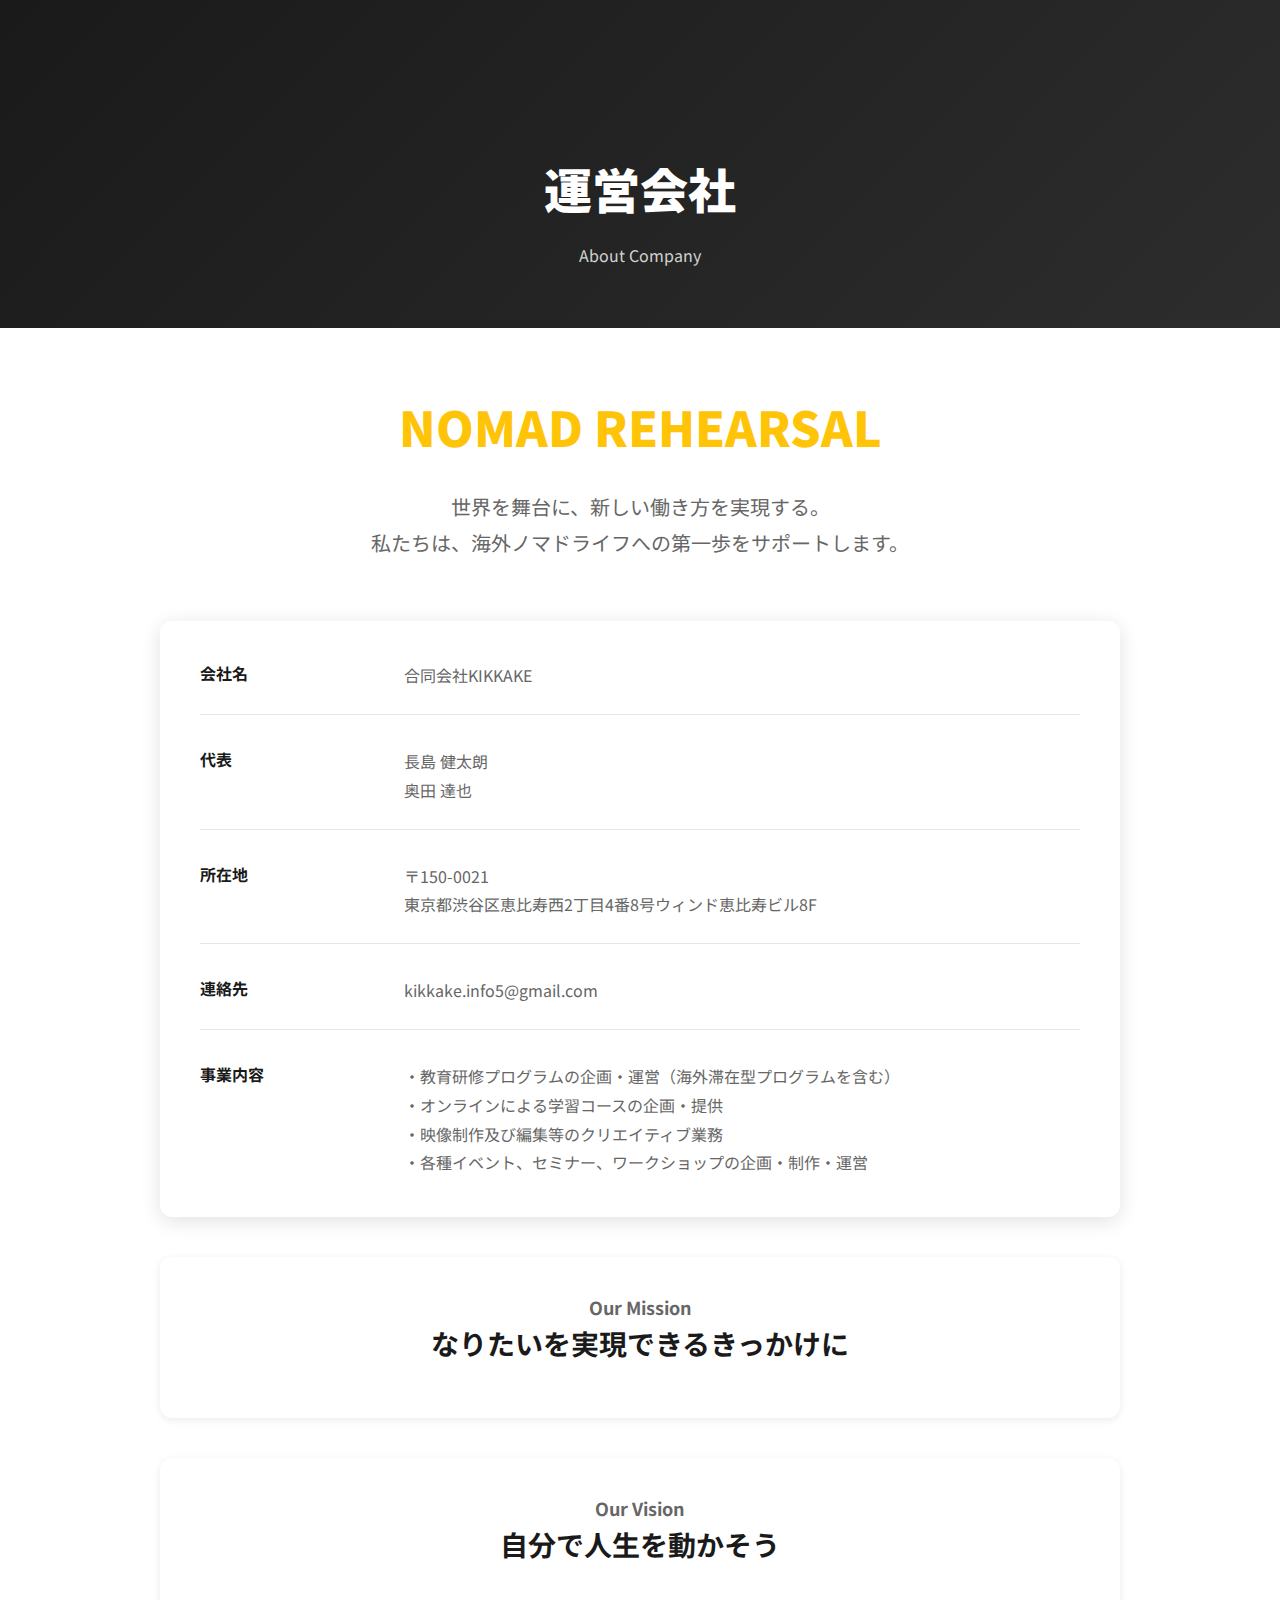
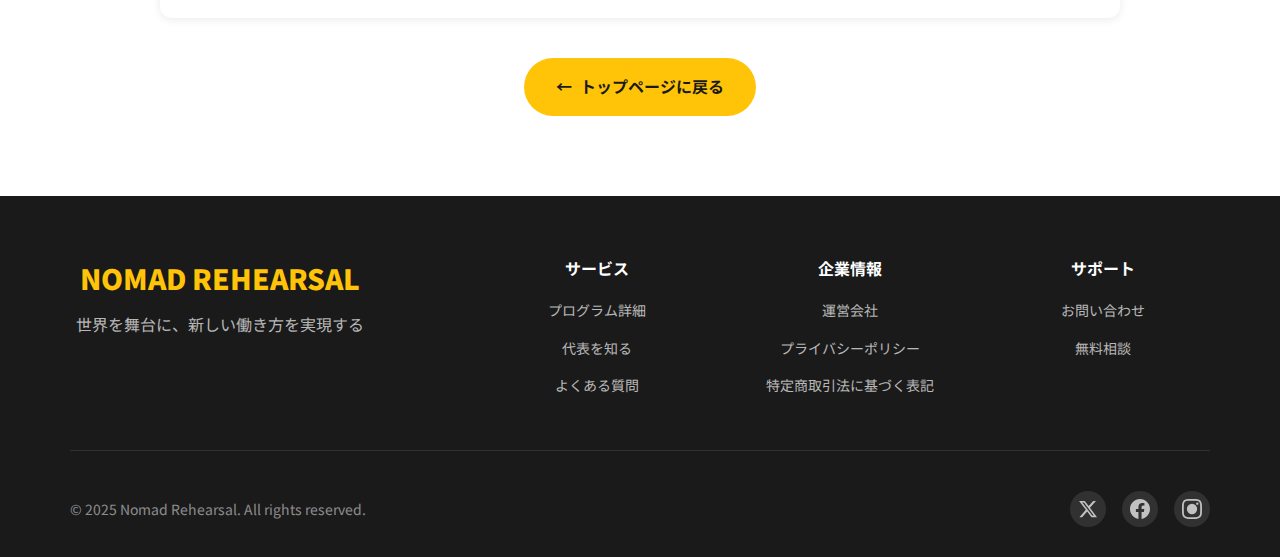
<file: company.html>
<!DOCTYPE html>
<html lang="ja">
  <head>
    <meta charset="UTF-8" />
    <meta name="viewport" content="width=device-width, initial-scale=1.0" />
    <!-- Google Tag Manager -->
    <script>
      (function(w,d,s,l,i){w[l]=w[l]||[];w[l].push({'gtm.start':
      new Date().getTime(),event:'gtm.js'});var f=d.getElementsByTagName(s)[0],
      j=d.createElement(s),dl=l!='dataLayer'?'&l='+l:'';j.async=true;j.src=
      'https://www.googletagmanager.com/gtm.js?id='+i+dl;f.parentNode.insertBefore(j,f);
      })(window,document,'script','dataLayer','GTM-K8NJFCWX');</script>
    <!-- End Google Tag Manager -->
    <title>運営会社 | Nomad Rehearsal</title>
    <meta name="description" content="Nomad Rehearsalを運営する株式会社ノマドリハーサルの会社情報ページです。" />

    <!-- Font -->
    <link rel="preconnect" href="https://fonts.googleapis.com" />
    <link rel="preconnect" href="https://fonts.gstatic.com" crossorigin />
    <link href="https://fonts.googleapis.com/css2?family=Noto+Sans+JP:wght@400;500;700;900&display=swap" rel="stylesheet" />

    <!-- OGP基本 -->
    <meta property="og:title" content="ノマドリハーサル | 6日間で人生が変わる体験型プログラム">
    <meta property="og:description" content="動画編集スキルを身につけ、海外ノマドライフを実現する6日間の実践プログラム。
    会社員のまま海外ノマドを「お試し」できる、日本初のリハーサル型プログラム。">
    <meta property="og:image" content="https://nomadrehearsal.pages.dev/asset/OGPimage.jpg">
    <meta property="og:url" content="https://nomadrehearsal.pages.dev/company.html">
    <meta property="og:type" content="article">
    <meta property="og:site_name" content="ノマドリハーサル | Nomad Rehearsal">

    <!-- Favicon -->
    <link rel="icon" type="image/svg+xml" href="asset/favicon.png">

    <!-- Styles -->
    <link rel="stylesheet" href="asset/styles.css">

    <!-- Include JS for partials -->
    <link rel="stylesheet" href="asset/common.css">

    <!-- Components Script -->
    <script src="asset/components.js"></script>
    <style>
      .page-banner {
        background: var(--gradient-dark);
        padding: 80px 20px 60px;
        text-align: center;
        margin-top: -70px;
        padding-top: 150px;
      }

      .page-title {
        font-size: clamp(32px, 5vw, 48px);
        font-weight: 900;
        color: var(--white);
        margin-bottom: 16px;
      }

      .page-subtitle {
        font-size: 16px;
        color: rgba(255, 255, 255, 0.8);
      }

      .content-container {
        max-width: 1000px;
        margin: 60px auto;
        padding: 0 20px;
      }

      .company-hero {
        text-align: center;
        margin-bottom: 60px;
      }

      .company-logo {
        font-size: 48px;
        font-weight: 900;
        color: var(--primary);
        margin-bottom: 24px;
      }

      .company-tagline {
        font-size: 20px;
        color: var(--gray);
        line-height: 1.8;
      }

      .company-info {
        background: var(--white);
        border-radius: 12px;
        padding: 40px;
        box-shadow: var(--shadow-md);
        margin-bottom: 40px;
      }

      .info-grid {
        display: grid;
        gap: 32px;
      }

      .info-row {
        display: grid;
        grid-template-columns: 180px 1fr;
        gap: 24px;
        padding-bottom: 24px;
        border-bottom: 1px solid #e5e5e5;
      }

      .info-row:last-child {
        border-bottom: none;
        padding-bottom: 0;
      }

      .info-label {
        font-weight: 700;
        color: var(--dark);
      }

      .info-value {
        color: var(--gray);
        line-height: 1.8;
      }

      .mission-section {
        background: linear-gradient(135deg, #f8f8f8 0%, #ffffff 100%);
        border-radius: 12px;
        padding: 48px;
        margin-bottom: 40px;
      }

      .section-title {
        font-size: 28px;
        font-weight: 700;
        color: var(--dark);
        margin-bottom: 24px;
        text-align: center;
      }

      .mission-content {
        text-align: center;
        color: var(--gray);
        line-height: 2;
        font-size: 18px;
        max-width: 700px;
        margin: 0 auto;
      }

      .values-grid {
        display: grid;
        grid-template-columns: repeat(auto-fit, minmax(280px, 1fr));
        gap: 32px;
        margin-top: 40px;
      }

      .value-card {
        background: var(--white);
        border-radius: 12px;
        padding: 32px;
        text-align: center;
        box-shadow: var(--shadow-sm);
        transition: all 0.3s ease;
      }

      .value-card:hover {
        transform: translateY(-4px);
        box-shadow: var(--shadow-lg);
      }

      .value-icon {
        width: 60px;
        height: 60px;
        background: var(--primary);
        border-radius: 50%;
        display: flex;
        align-items: center;
        justify-content: center;
        margin: 0 auto 20px;
        font-size: 24px;
      }

      .value-title {
        font-size: 20px;
        font-weight: 700;
        color: var(--dark);
        margin-bottom: 12px;
      }

      .value-description {
        color: var(--gray);
        line-height: 1.8;
      }

      .team-section {
        margin-top: 60px;
      }

      .team-grid {
        display: grid;
        grid-template-columns: repeat(auto-fit, minmax(250px, 1fr));
        gap: 32px;
        margin-top: 40px;
      }

      .team-member {
        text-align: center;
      }

      .member-avatar {
        width: 120px;
        height: 120px;
        background: linear-gradient(135deg, var(--primary) 0%, var(--primary-dark) 100%);
        border-radius: 50%;
        margin: 0 auto 20px;
        display: flex;
        align-items: center;
        justify-content: center;
        font-size: 48px;
        color: var(--white);
        font-weight: 700;
      }

      .member-name {
        font-size: 20px;
        font-weight: 700;
        color: var(--dark);
        margin-bottom: 8px;
      }

      .member-role {
        font-size: 14px;
        color: var(--primary);
        margin-bottom: 12px;
      }

      .member-bio {
        color: var(--gray);
        line-height: 1.6;
        font-size: 14px;
      }

      .back-home {
        display: inline-flex;
        align-items: center;
        gap: 8px;
        background: var(--primary);
        color: var(--dark);
        padding: 16px 32px;
        border-radius: 50px;
        text-decoration: none;
        font-weight: 700;
        transition: all 0.3s ease;
        margin: 40px auto;
        display: flex;
        width: fit-content;
      }

      .back-home:hover {
        background: var(--primary-dark);
        transform: translateY(-2px);
        box-shadow: var(--shadow-md);
      }


      @media (max-width: 768px) {
        .page-banner {
          padding: 60px 20px 40px;
        }

        .content-container {
          margin: 40px auto;
        }

        .company-info {
          padding: 24px;
        }

        .info-row {
          grid-template-columns: 1fr;
          gap: 12px;
        }

        .mission-section {
          padding: 32px 24px;
        }

        .section-title {
          font-size: 24px;
        }

        .mission-content {
          font-size: 16px;
        }

      }
    </style>
  </head>
  <body class="has-header">
    <!-- Google Tag Manager (noscript) -->
    <noscript><iframe src="https://www.googletagmanager.com/ns.html?id=GTM-K8NJFCWX"
      height="0" width="0" style="display:none;visibility:hidden"></iframe></noscript>
    <!-- End Google Tag Manager (noscript) -->
    <!-- Header -->
    <!-- <site-header></site-header> -->

    <!-- Page Title -->
    <div class="page-banner">
      <h1 class="page-title">運営会社</h1>
      <p class="page-subtitle">About Company</p>
    </div>

    <!-- Main Content -->
    <main class="content-container">
      <!-- Company Hero -->
      <div class="company-hero">
        <div class="company-logo">NOMAD REHEARSAL</div>
        <p class="company-tagline">
          世界を舞台に、新しい働き方を実現する。<br>
          私たちは、海外ノマドライフへの第一歩をサポートします。
        </p>
      </div>

      <!-- Company Information -->
      <div class="company-info">
        <div class="info-grid">
          <div class="info-row">
            <div class="info-label">会社名</div>
            <div class="info-value">合同会社KIKKAKE</div>
          </div>

          <div class="info-row">
            <div class="info-label">代表</div>
            <div class="info-value">長島 健太朗</br>奥田 達也</div>
          </div>

          <div class="info-row">
            <div class="info-label">所在地</div>
            <div class="info-value">
              〒150-0021<br>
              東京都渋谷区恵比寿西2丁目4番8号ウィンド恵比寿ビル8F
            </div>
          </div>

          <div class="info-row">
            <div class="info-label">連絡先</div>
            <div class="info-value">
              kikkake.info5@gmail.com
            </div>
          </div>

          <div class="info-row">
            <div class="info-label">事業内容</div>
            <div class="info-value">
              ・教育研修プログラムの企画・運営（海外滞在型プログラムを含む）<br>
              ・オンラインによる学習コースの企画・提供<br>
              ・映像制作及び編集等のクリエイティブ業務<br>
              ・各種イベント、セミナー、ワークショップの企画・制作・運営
            </div>
          </div>
        </div>
      </div>

      <div class="values-section">
        <div class="values-grid">
          <div class="value-card">
            <h2 class="mission-content">Our Mission</h2>
            <h2 class="section-title">なりたいを実現できるきっかけに</h2>
          </div>
        </div>
      </div>

      <div class="values-section">
        <div class="values-grid">
          <div class="value-card">
            <h2 class="mission-content">Our Vision</h2>
            <h2 class="section-title">自分で人生を動かそう</h2>
          </div>
        </div>
      </div>

      <a href="index.html" class="back-home">
        <span>←</span>
        <span>トップページに戻る</span>
      </a>
    </main>

    <!-- Footer -->
    <site-footer></site-footer>
  </body>
</html>
</file>
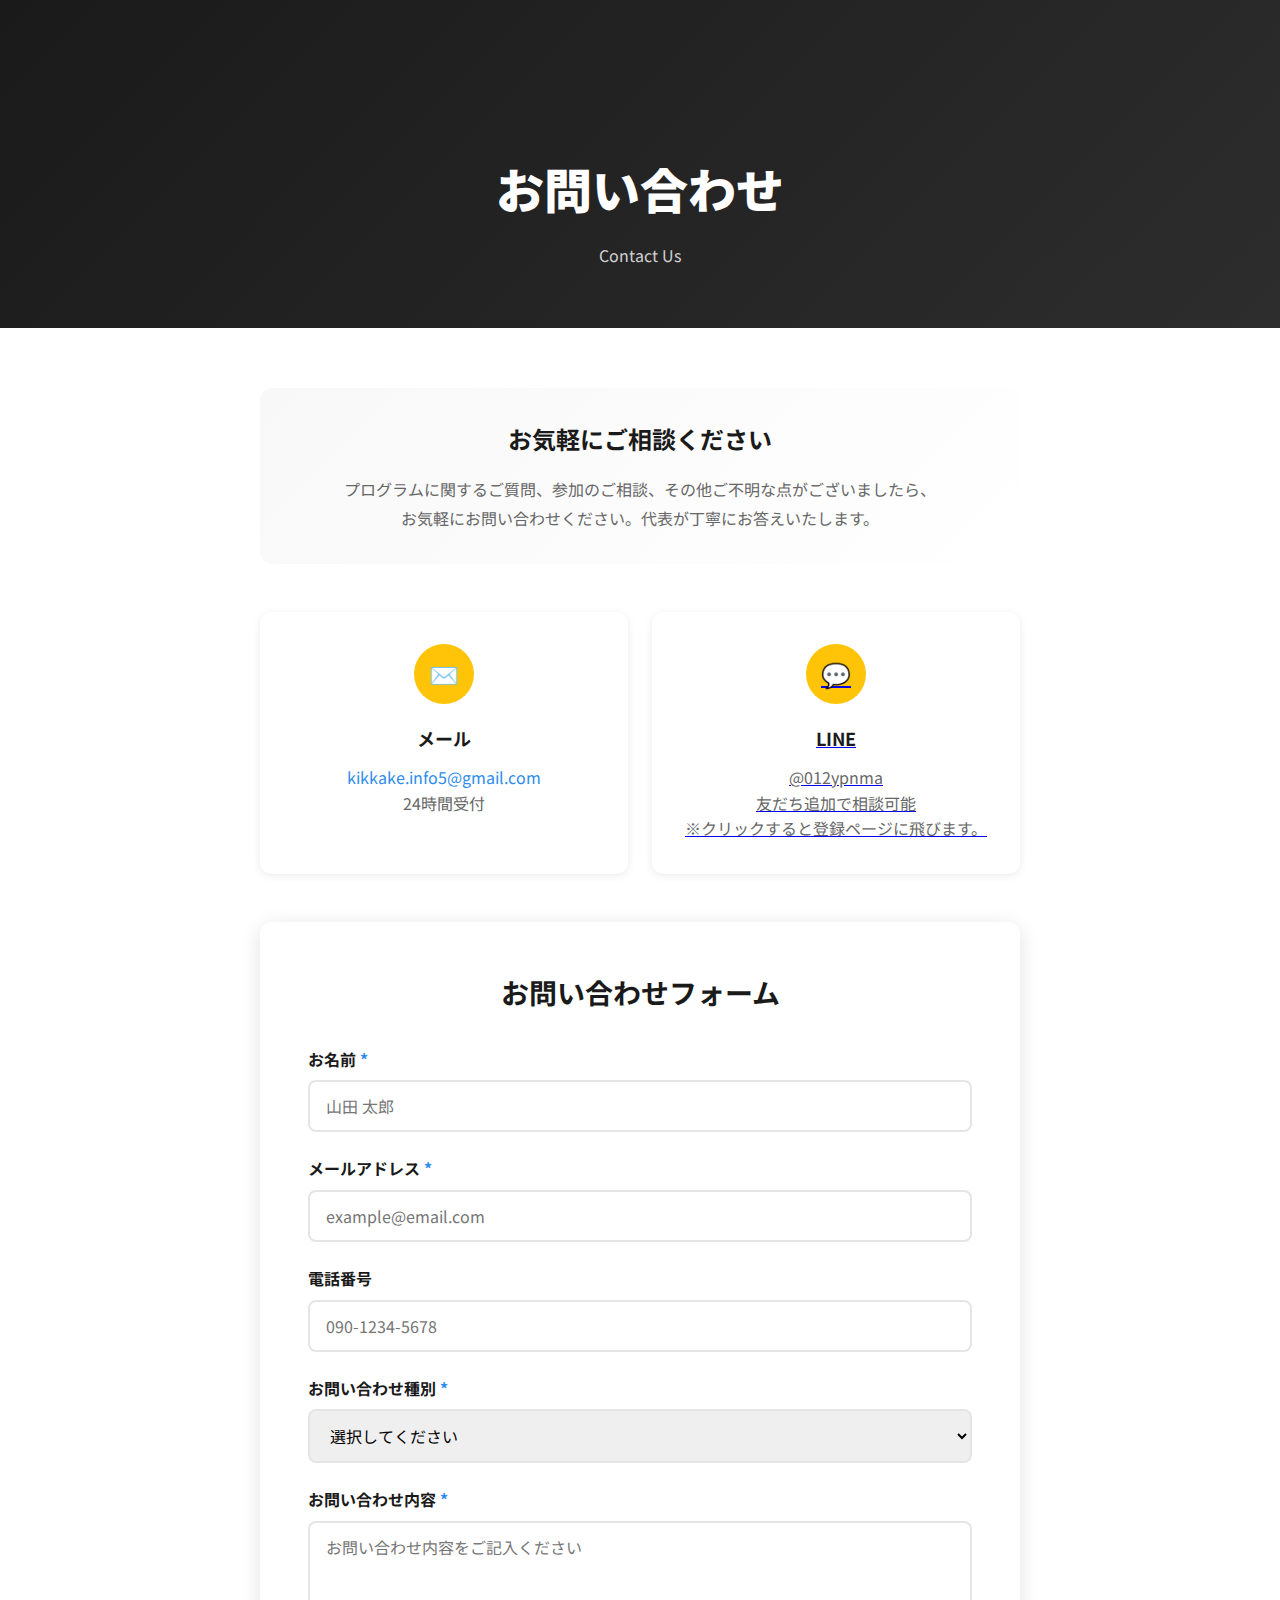
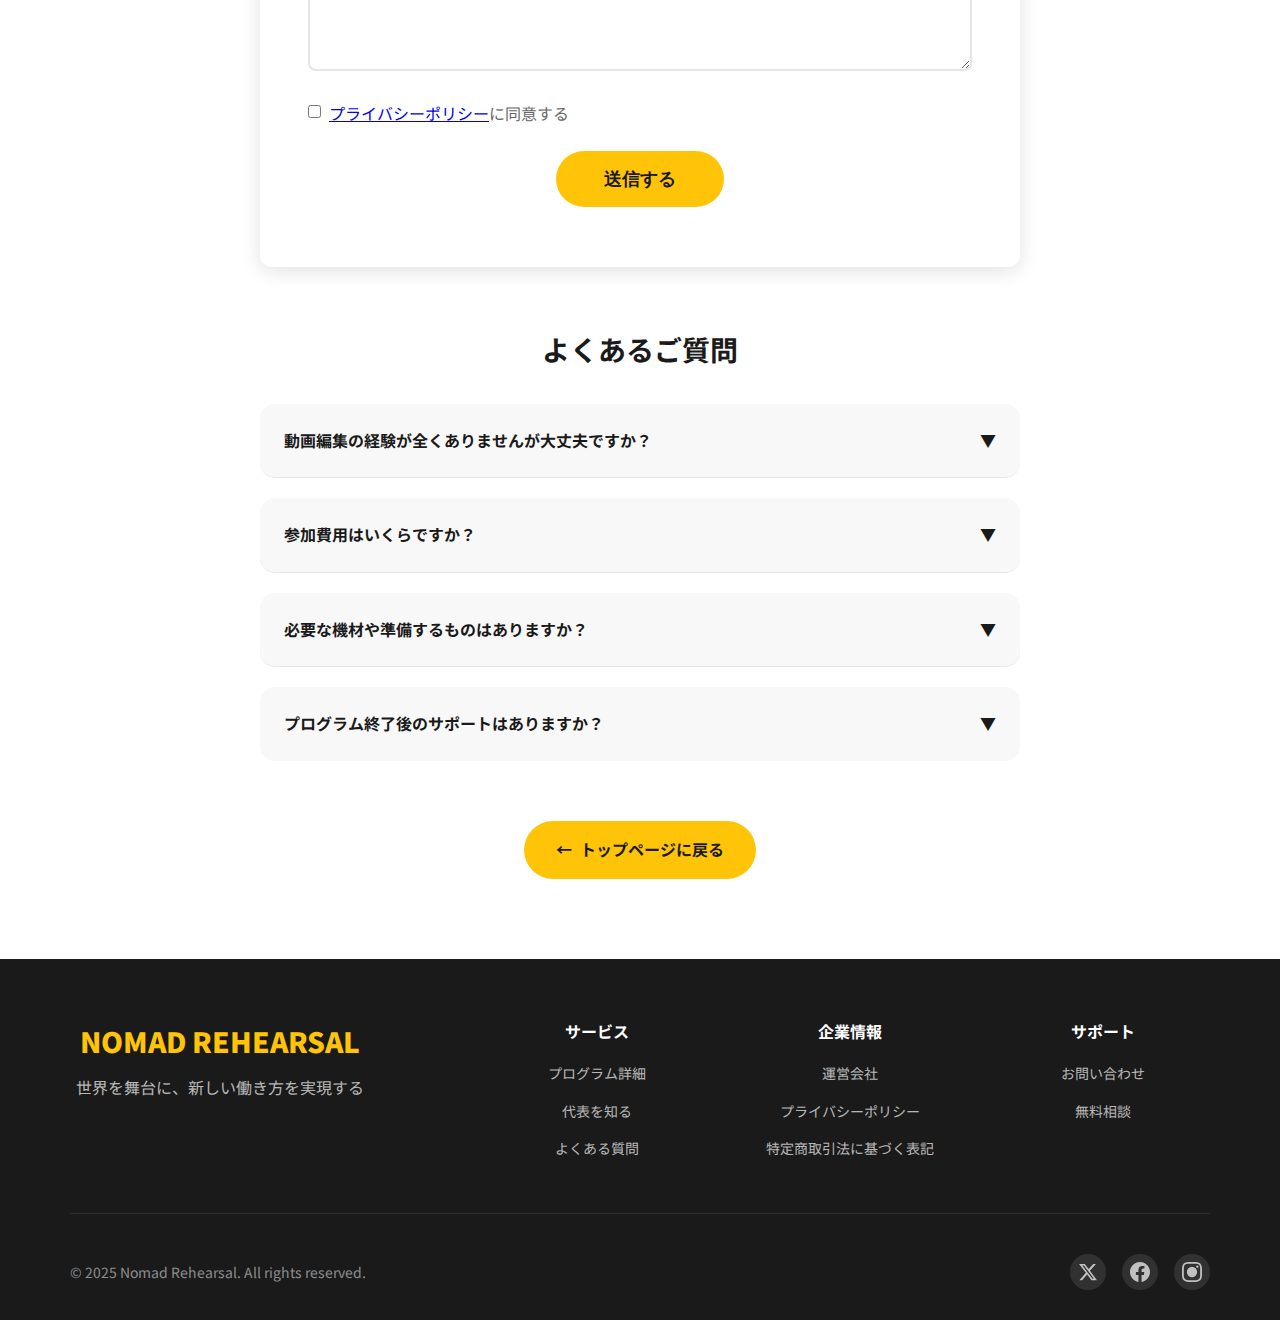
<file: contact.html>
<!DOCTYPE html>
<html lang="ja">
  <head>
    <meta charset="UTF-8" />
    <meta name="viewport" content="width=device-width, initial-scale=1.0" />
    <title>お問い合わせ | Nomad Rehearsal</title>
    <meta name="description" content="Nomad Rehearsalへのお問い合わせページです。プログラムに関するご質問やご相談はこちらから。" />

    <!-- Font -->
    <link rel="preconnect" href="https://fonts.googleapis.com" />
    <link rel="preconnect" href="https://fonts.gstatic.com" crossorigin />
    <link href="https://fonts.googleapis.com/css2?family=Noto+Sans+JP:wght@400;500;700;900&display=swap" rel="stylesheet" />

    <!-- OGP基本 -->
    <meta property="og:title" content="ノマドリハーサル | 6日間で人生が変わる体験型プログラム">
    <meta property="og:description" content="動画編集スキルを身につけ、海外ノマドライフを実現する6日間の実践プログラム。
    会社員のまま海外ノマドを「お試し」できる、日本初のリハーサル型プログラム。">
    <meta property="og:image" content="https://nomadrehearsal.pages.dev/asset/OGPimage.jpg">
    <meta property="og:url" content="https://nomadrehearsal.pages.dev/contact.html">
    <meta property="og:type" content="article">
    <meta property="og:site_name" content="ノマドリハーサル | Nomad Rehearsal">

    <!-- Favicon -->
    <link rel="icon" type="image/svg+xml" href="asset/favicon.png">

    <!-- Styles -->
    <link rel="stylesheet" href="asset/styles.css">

    <!-- Include JS for partials -->
    <link rel="stylesheet" href="asset/common.css">

    <!-- Components Script -->
    <script src="asset/components.js"></script>
    <style>
      .page-banner {
        background: var(--gradient-dark);
        padding: 80px 20px 60px;
        text-align: center;
        margin-top: -70px;
        padding-top: 150px;
      }

      .page-title {
        font-size: clamp(32px, 5vw, 48px);
        font-weight: 900;
        color: var(--white);
        margin-bottom: 16px;
      }

      .page-subtitle {
        font-size: 16px;
        color: rgba(255, 255, 255, 0.8);
      }

      .content-container {
        max-width: 800px;
        margin: 60px auto;
        padding: 0 20px;
      }

      .contact-intro {
        text-align: center;
        margin-bottom: 48px;
        padding: 32px;
        background: linear-gradient(135deg, #f8f8f8 0%, #ffffff 100%);
        border-radius: 12px;
      }

      .intro-title {
        font-size: 24px;
        font-weight: 700;
        color: var(--dark);
        margin-bottom: 16px;
      }

      .intro-text {
        color: var(--gray);
        line-height: 1.8;
      }

      .contact-methods {
        display: grid;
        grid-template-columns: repeat(auto-fit, minmax(250px, 1fr));
        gap: 24px;
        margin-bottom: 48px;
      }

      .contact-card {
        background: var(--white);
        border-radius: 12px;
        padding: 32px;
        text-align: center;
        box-shadow: var(--shadow-sm);
        transition: all 0.3s ease;
      }

      .contact-card:hover {
        transform: translateY(-4px);
        box-shadow: var(--shadow-md);
      }

      .contact-icon {
        width: 60px;
        height: 60px;
        background: var(--primary);
        border-radius: 50%;
        display: flex;
        align-items: center;
        justify-content: center;
        margin: 0 auto 20px;
        font-size: 24px;
      }

      .contact-method {
        font-size: 18px;
        font-weight: 700;
        color: var(--dark);
        margin-bottom: 12px;
      }

      .contact-detail {
        color: var(--gray);
        line-height: 1.6;
      }

      .contact-detail a {
        color: var(--accent);
        text-decoration: none;
      }

      .contact-detail a:hover {
        text-decoration: underline;
      }

      .contact-form-section {
        background: var(--white);
        border-radius: 12px;
        padding: 48px;
        box-shadow: var(--shadow-md);
      }

      .form-title {
        font-size: 28px;
        font-weight: 700;
        color: var(--dark);
        margin-bottom: 32px;
        text-align: center;
      }

      .form-group {
        margin-bottom: 24px;
      }

      .form-label {
        display: block;
        font-weight: 700;
        color: var(--dark);
        margin-bottom: 8px;
      }

      .required {
        color: var(--accent);
        margin-left: 4px;
      }

      .form-input,
      .form-select,
      .form-textarea {
        width: 100%;
        padding: 12px 16px;
        border: 2px solid #e5e5e5;
        border-radius: 8px;
        font-size: 16px;
        font-family: "Noto Sans JP", sans-serif;
        transition: border-color 0.3s ease;
      }

      .form-input:focus,
      .form-select:focus,
      .form-textarea:focus {
        outline: none;
        border-color: var(--primary);
      }

      .form-textarea {
        resize: vertical;
        min-height: 150px;
      }

      .form-checkbox-group {
        display: flex;
        align-items: flex-start;
        gap: 8px;
        margin-bottom: 24px;
      }

      .form-checkbox {
        margin-top: 4px;
      }

      .form-checkbox-label {
        color: var(--gray);
        line-height: 1.6;
      }

      .form-submit {
        background: var(--primary);
        color: var(--dark);
        padding: 16px 48px;
        border: none;
        border-radius: 50px;
        font-size: 18px;
        font-weight: 700;
        cursor: pointer;
        transition: all 0.3s ease;
        display: block;
        margin: 0 auto;
      }

      .form-submit:hover {
        background: var(--primary-dark);
        transform: translateY(-2px);
        box-shadow: var(--shadow-md);
      }

      .faq-section {
        margin-top: 60px;
      }

      .faq-title {
        font-size: 28px;
        font-weight: 700;
        color: var(--dark);
        margin-bottom: 32px;
        text-align: center;
      }

      .faq-list {
        background: var(--white);
        border-radius: 12px;
        overflow: hidden;
        /* box-shadow: var(--shadow-sm); */
      }

      .faq-item {
        border-bottom: 1px solid #e5e5e5;
      }

      .faq-item:last-child {
        border-bottom: none;
      }

      .faq-question {
        padding: 24px;
        font-weight: 700;
        color: var(--dark);
        cursor: pointer;
        display: flex;
        justify-content: space-between;
        align-items: center;
        transition: background 0.3s ease;
      }

      .faq-question:hover {
        background: var(--light-gray);
      }

      .faq-arrow {
        transition: transform 0.3s ease;
      }

      .faq-answer {
        padding: 0 24px;
        max-height: 0;
        overflow: hidden;
        transition: max-height 0.3s ease, padding 0.3s ease;
      }

      .faq-answer.active {
        padding: 0 24px 24px;
        max-height: 500px;
      }

      .faq-answer p {
        color: var(--gray);
        line-height: 1.8;
      }

      .back-home {
        display: inline-flex;
        align-items: center;
        gap: 8px;
        background: var(--primary);
        color: var(--dark);
        padding: 16px 32px;
        border-radius: 50px;
        text-decoration: none;
        font-weight: 700;
        transition: all 0.3s ease;
        margin: 40px auto;
        display: flex;
        width: fit-content;
      }

      .back-home:hover {
        background: var(--primary-dark);
        transform: translateY(-2px);
        box-shadow: var(--shadow-md);
      }


      @media (max-width: 768px) {
        .page-banner {
          padding: 60px 20px 40px;
        }

        .content-container {
          margin: 40px auto;
        }

        .contact-form-section {
          padding: 32px 24px;
        }

        .form-title {
          font-size: 24px;
        }

      }
    </style>
  </head>
  <body class="has-header">
    <!-- Header -->
    <!-- <site-header></site-header> -->

    <!-- Page Title -->
    <div class="page-banner">
      <h1 class="page-title">お問い合わせ</h1>
      <p class="page-subtitle">Contact Us</p>
    </div>

    <!-- Main Content -->
    <main class="content-container">
      <!-- Contact Introduction -->
      <div class="contact-intro">
        <h2 class="intro-title">お気軽にご相談ください</h2>
        <p class="intro-text">
          プログラムに関するご質問、参加のご相談、その他ご不明な点がございましたら、<br>
          お気軽にお問い合わせください。代表が丁寧にお答えいたします。
        </p>
      </div>

      <!-- Contact Methods -->
      <div class="contact-methods">
        <div class="contact-card">
          <div class="contact-icon">✉️</div>
          <h3 class="contact-method">メール</h3>
          <div class="contact-detail">
            <a href="mailto:kikkake.info5@gmail.com">kikkake.info5@gmail.com</a><br>
            24時間受付
          </div>
        </div>

        <a href="https://s.lmes.jp/landing-qr/2001074580-M2DA5a5z?uLand=fy8gn5" class="contact-card" target="_blank">
          <div class="contact-icon">💬</div>
          <h3 class="contact-method">LINE</h3>
          <div class="contact-detail">
            @012ypnma<br>
            友だち追加で相談可能</br>
            ※クリックすると登録ページに飛びます。
          </div>
        </a>
      </div>

      <!-- Contact Form -->
      <div class="contact-form-section">
        <h2 class="form-title">お問い合わせフォーム</h2>
        <form id="contactForm" action="/api/contact" method="POST" novalidate>
          <div class="form-group">
            <label class="form-label">
              お名前<span class="required">*</span>
            </label>
            <input type="text" class="form-input" name="name" placeholder="山田 太郎" required>
          </div>

          <div class="form-group">
            <label class="form-label">
              メールアドレス<span class="required">*</span>
            </label>
            <input type="email" class="form-input" name="email" placeholder="example@email.com" required>
          </div>

          <div class="form-group">
            <label class="form-label">
              電話番号
            </label>
            <input type="tel" class="form-input" name="phone" placeholder="090-1234-5678">
          </div>

          <div class="form-group">
            <label class="form-label">
              お問い合わせ種別<span class="required">*</span>
            </label>
            <select class="form-select" name="type" required>
              <option value="">選択してください</option>
              <option value="program">プログラムについて</option>
              <option value="application">申し込みについて</option>
              <option value="payment">お支払いについて</option>
              <option value="schedule">日程について</option>
              <option value="other">その他</option>
            </select>
          </div>

          <div class="form-group">
            <label class="form-label">
              お問い合わせ内容<span class="required">*</span>
            </label>
            <textarea class="form-textarea" name="message" placeholder="お問い合わせ内容をご記入ください" required></textarea>
          </div>

          <div class="form-checkbox-group">
            <input type="checkbox" id="privacy" class="form-checkbox" name="privacy" required>
            <label for="privacy" class="form-checkbox-label">
              <a href="privacy.html" target="_blank">プライバシーポリシー</a>に同意する
            </label>
          </div>

          <button type="submit" class="form-submit">送信する</button>
          <p id="formStatus" style="text-align:center;margin-top:12px;font-size:14px;"></p>
        </form>
      </div>

      <!-- FAQ Section -->
      <div class="faq-section">
        <h2 class="faq-title">よくあるご質問</h2>
        <div class="faq-list">
          <div class="faq-item">
            <div class="faq-question" onclick="toggleFaq(this)">
              <span>動画編集の経験が全くありませんが大丈夫ですか？</span>
              <span class="faq-arrow">▼</span>
            </div>
            <div class="faq-answer">
              <p>はい、全く問題ありません。基礎から順を追って学べ、6日間で実践的なスキルが身につくカリキュラムを用意しています。少人数制の対面学習なので、質問や疑問をその場で解決することができ、挫折させない環境をご用意しております。</p>
            </div>
          </div>

          <div class="faq-item">
            <div class="faq-question" onclick="toggleFaq(this)">
              <span>参加費用はいくらですか？</span>
              <span class="faq-arrow">▼</span>
            </div>
            <div class="faq-answer">
              <p>プログラムの詳細な参加費は無料相談会でお伝えしています。まずは無料相談会であなたの目標や状況をお聞きし、本当にこのプログラムが適しているか一緒に確認したいと考えています。無理な勧誘は一切行いませんのでご安心ください。</p>
            </div>
          </div>

          <div class="faq-item">
            <div class="faq-question" onclick="toggleFaq(this)">
              <span>必要な機材や準備するものはありますか？</span>
              <span class="faq-arrow">▼</span>
            </div>
            <div class="faq-answer">
              <p>ノートパソコンのご持参と動画編集ソフトAdobe Premiere Proの契約が必要になります(1週間の無料試用版でも可能)。詳細は申込後にチェックリストをお送りします。</p>
            </div>
          </div>

          <div class="faq-item">
            <div class="faq-question" onclick="toggleFaq(this)">
              <span>プログラム終了後のサポートはありますか？</span>
              <span class="faq-arrow">▼</span>
            </div>
            <div class="faq-answer">
              <p>3ヶ月の案件サポート、追加教材や課題、チャットサポートに加え、バーチャルオフィスを利用して仲間と一緒に作業できる環境をご用意しております。 単なる受講で終わらず、ノマドとして走り出すステージまで伴走します。</p>
            </div>
          </div>
        </div>
      </div>

      <a href="index.html" class="back-home">
        <span>←</span>
        <span>トップページに戻る</span>
      </a>
    </main>

    <!-- Footer -->
    <site-footer></site-footer>

    <script>
      function toggleFaq(element) {
        const answer = element.nextElementSibling;
        const arrow = element.querySelector('.faq-arrow');

        answer.classList.toggle('active');

        if (answer.classList.contains('active')) {
          arrow.style.transform = 'rotate(180deg)';
        } else {
          arrow.style.transform = 'rotate(0deg)';
        }
      }

      // フォーム送信ハンドラ：/contact に JSON でPOST → 成功したら thanks.html へ
      document.getElementById('contactForm').addEventListener('submit', async (e) => {
        e.preventDefault();
        const form = e.target;
        const statusEl = document.getElementById('formStatus');

        const data = Object.fromEntries(new FormData(form).entries());

        // 簡易バリデーション（フロント側）
        if (!data.name || !data.email || !data.type || !data.message) {
          statusEl.textContent = '必須項目を入力してください。';
          statusEl.style.color = '#e11d48';
          return;
        }

        // ボタンの二重押し防止
        const submitBtn = form.querySelector('button[type="submit"]');
        submitBtn.disabled = true;
        submitBtn.textContent = '送信中...';
        statusEl.textContent = '';

        try {
          const res = await fetch(form.action, {
            method: 'POST',
            headers: { 'Content-Type':'application/json' },
            body: JSON.stringify(data)
          });

          if (res.ok) {
            window.location.href = 'thanks.html';
          } else {
            const txt = await res.text();
            statusEl.textContent = '送信に失敗しました。時間をおいて再度お試しください。';
            console.error('Server error:', txt);
          }
        } catch (err) {
          statusEl.textContent = 'ネットワークエラーが発生しました。接続をご確認ください。';
          console.error(err);
        } finally {
          submitBtn.disabled = false;
          submitBtn.textContent = '送信する';
        }
      });

    </script>
  </body>
</html>
</file>
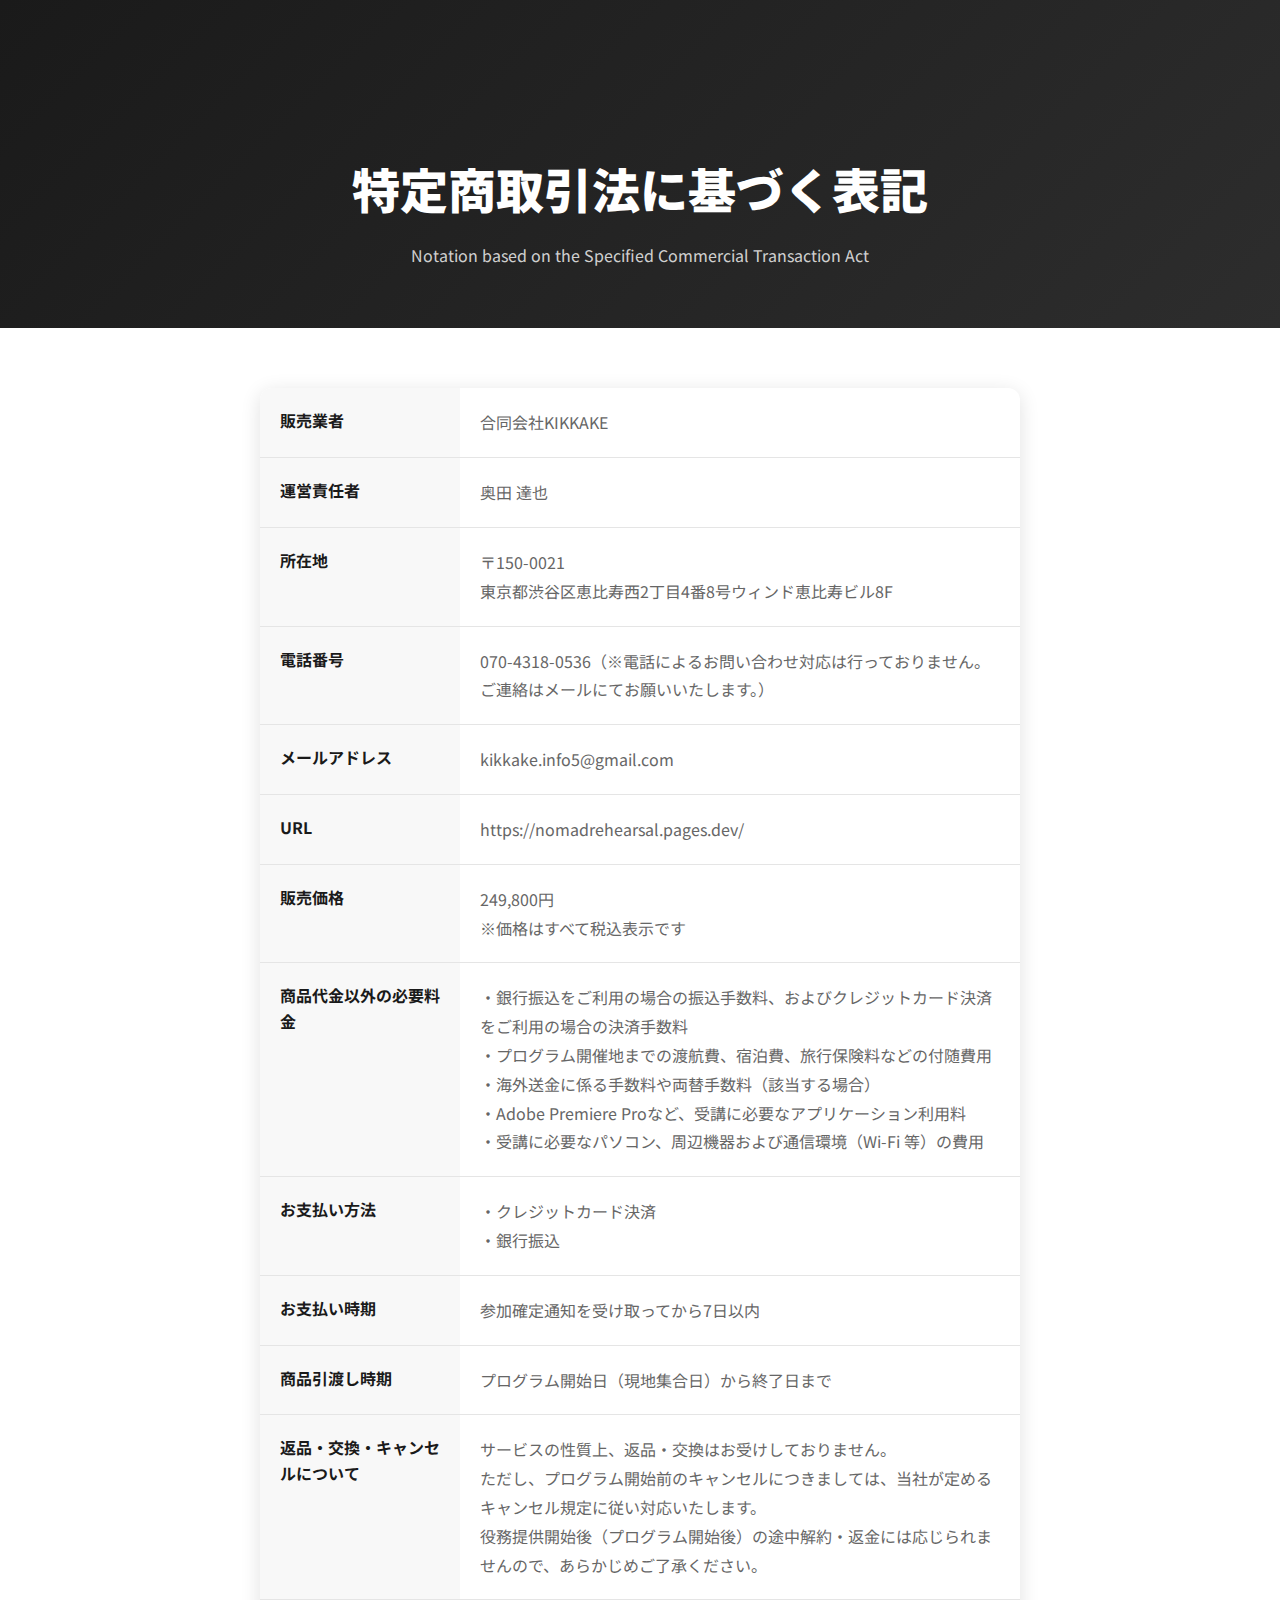
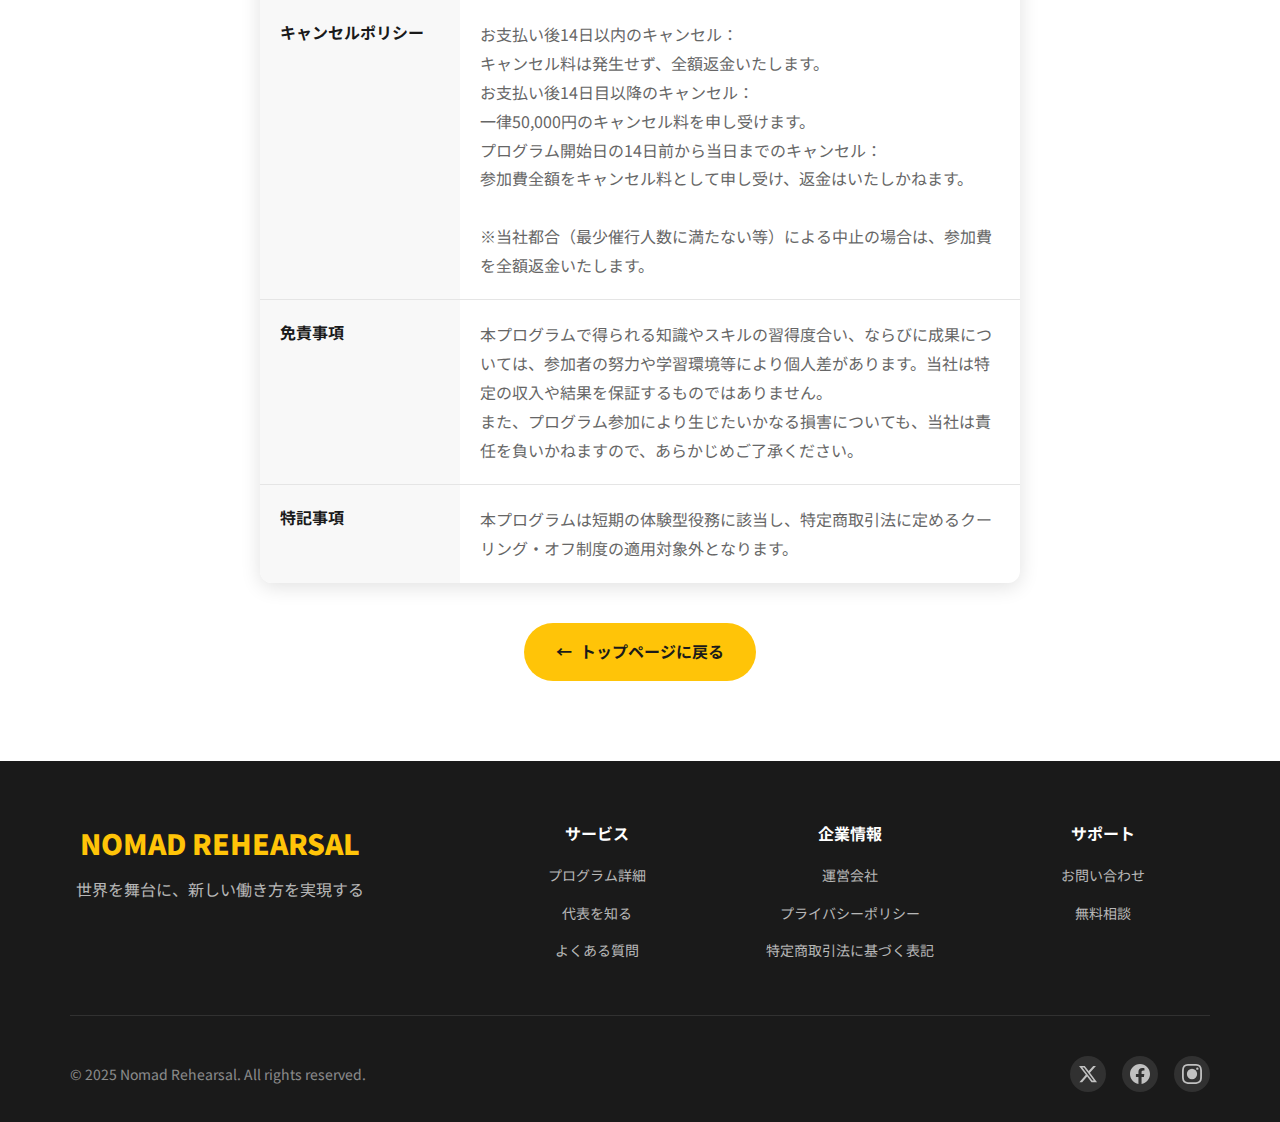
<file: legal.html>
<!DOCTYPE html>
<html lang="ja">
  <head>
    <meta charset="UTF-8" />
    <meta name="viewport" content="width=device-width, initial-scale=1.0" />
    <title>特定商取引法に基づく表記 | Nomad Rehearsal</title>
    <meta name="description" content="Nomad Rehearsalの特定商取引法に基づく表記ページです。販売業者の情報や取引条件についてご説明します。" />

    <!-- Font -->
    <link rel="preconnect" href="https://fonts.googleapis.com" />
    <link rel="preconnect" href="https://fonts.gstatic.com" crossorigin />
    <link href="https://fonts.googleapis.com/css2?family=Noto+Sans+JP:wght@400;500;700;900&display=swap" rel="stylesheet" />

    <!-- OGP基本 -->
    <meta property="og:title" content="ノマドリハーサル | 6日間で人生が変わる体験型プログラム">
    <meta property="og:description" content="動画編集スキルを身につけ、海外ノマドライフを実現する6日間の実践プログラム。">
    <meta property="og:image" content="https://nomadrehearsal.pages.dev/asset/OGPimage.jpg">
    <meta property="og:url" content="https://nomadrehearsal.pages.dev/legal.html">
    <meta property="og:type" content="article">
    <meta property="og:site_name" content="ノマドリハーサル | Nomad Rehearsal">

    <!-- Favicon -->
    <link rel="icon" type="image/svg+xml" href="asset/favicon.png">

    <!-- Styles -->
    <link rel="stylesheet" href="asset/styles.css">

    <!-- Include JS for partials -->
    <link rel="stylesheet" href="asset/common.css">

    <!-- Components Script -->
    <script src="asset/components.js"></script>
    <style>
      .page-banner {
        background: var(--gradient-dark);
        padding: 80px 20px 60px;
        text-align: center;
        margin-top: -70px;
        padding-top: 150px;
      }

      .page-title {
        font-size: clamp(32px, 5vw, 48px);
        font-weight: 900;
        color: var(--white);
        margin-bottom: 16px;
      }

      .page-subtitle {
        font-size: 16px;
        color: rgba(255, 255, 255, 0.8);
      }

      .content-container {
        max-width: 800px;
        margin: 60px auto;
        padding: 0 20px;
      }

      .legal-table {
        background: var(--white);
        border-radius: 12px;
        overflow: hidden;
        box-shadow: var(--shadow-md);
        margin-bottom: 40px;
      }

      .legal-row {
        display: flex;
        border-bottom: 1px solid #e5e5e5;
      }

      .legal-row:last-child {
        border-bottom: none;
      }

      .legal-label {
        background: var(--light-gray);
        padding: 20px;
        font-weight: 700;
        color: var(--dark);
        width: 200px;
        flex-shrink: 0;
      }

      .legal-value {
        padding: 20px;
        color: var(--gray);
        line-height: 1.8;
        flex: 1;
      }

      .back-home {
        display: inline-flex;
        align-items: center;
        gap: 8px;
        background: var(--primary);
        color: var(--dark);
        padding: 16px 32px;
        border-radius: 50px;
        text-decoration: none;
        font-weight: 700;
        transition: all 0.3s ease;
        margin: 40px auto;
        display: flex;
        width: fit-content;
      }

      .back-home:hover {
        background: var(--primary-dark);
        transform: translateY(-2px);
        box-shadow: var(--shadow-md);
      }


      @media (max-width: 768px) {
        .page-banner {
          padding: 60px 20px 40px;
        }

        .content-container {
          margin: 40px auto;
        }

        .legal-row {
          flex-direction: column;
        }

        .legal-label {
          width: 100%;
          padding: 16px;
          background: var(--light-gray);
        }

        .legal-value {
          padding: 16px;
        }

      }
    </style>
  </head>
  <body class="has-header">
    <!-- Header -->
    <!-- <site-header></site-header> -->

    <!-- Page Title -->
    <div class="page-banner">
      <h1 class="page-title">特定商取引法に基づく表記</h1>
      <p class="page-subtitle">Notation based on the Specified Commercial Transaction Act</p>
    </div>

    <!-- Main Content -->
    <main class="content-container">
      <div class="legal-table">
        <div class="legal-row">
          <div class="legal-label">販売業者</div>
          <div class="legal-value">合同会社KIKKAKE</div>
        </div>

        <div class="legal-row">
          <div class="legal-label">運営責任者</div>
          <div class="legal-value">奥田 達也</div>
        </div>

        <div class="legal-row">
          <div class="legal-label">所在地</div>
          <div class="legal-value">
            〒150-0021<br>
            東京都渋谷区恵比寿西2丁目4番8号ウィンド恵比寿ビル8F
          </div>
        </div>

        <div class="legal-row">
          <div class="legal-label">電話番号</div>
          <div class="legal-value">070-4318-0536（※電話によるお問い合わせ対応は行っておりません。ご連絡はメールにてお願いいたします。）</div>
        </div>

        <div class="legal-row">
          <div class="legal-label">メールアドレス</div>
          <div class="legal-value">kikkake.info5@gmail.com</div>
        </div>

        <div class="legal-row">
          <div class="legal-label">URL</div>
          <div class="legal-value">https://nomadrehearsal.pages.dev/</div>
        </div>

        <div class="legal-row">
          <div class="legal-label">販売価格</div>
          <div class="legal-value">
            249,800円<br>
            ※価格はすべて税込表示です
          </div>
        </div>

        <div class="legal-row">
          <div class="legal-label">商品代金以外の必要料金</div>
          <div class="legal-value">
            ・銀行振込をご利用の場合の振込手数料、およびクレジットカード決済をご利用の場合の決済手数料<br>
            ・プログラム開催地までの渡航費、宿泊費、旅行保険料などの付随費用<br>
            ・海外送金に係る手数料や両替手数料（該当する場合）<br>
            ・Adobe Premiere Proなど、受講に必要なアプリケーション利用料<br>
            ・受講に必要なパソコン、周辺機器および通信環境（Wi-Fi 等）の費用
          </div>
        </div>

        <div class="legal-row">
          <div class="legal-label">お支払い方法</div>
          <div class="legal-value">
            ・クレジットカード決済<br>
            ・銀行振込
          </div>
        </div>

        <div class="legal-row">
          <div class="legal-label">お支払い時期</div>
          <div class="legal-value">
            参加確定通知を受け取ってから7日以内
          </div>
        </div>

        <div class="legal-row">
          <div class="legal-label">商品引渡し時期</div>
          <div class="legal-value">
            プログラム開始日（現地集合日）から終了日まで
          </div>
        </div>

        <div class="legal-row">
          <div class="legal-label">返品・交換・キャンセルについて</div>
          <div class="legal-value">
            サービスの性質上、返品・交換はお受けしておりません。</br>
            ただし、プログラム開始前のキャンセルにつきましては、当社が定めるキャンセル規定に従い対応いたします。</br>
            役務提供開始後（プログラム開始後）の途中解約・返金には応じられませんので、あらかじめご了承ください。
          </div>
        </div>

        <div class="legal-row">
          <div class="legal-label">キャンセルポリシー</div>
          <div class="legal-value">
            お支払い後14日以内のキャンセル：<br>キャンセル料は発生せず、全額返金いたします。<br>
            お支払い後14日目以降のキャンセル：<br>一律50,000円のキャンセル料を申し受けます。<br>
            プログラム開始日の14日前から当日までのキャンセル：<br>参加費全額をキャンセル料として申し受け、返金はいたしかねます。<br><br>
            ※当社都合（最少催行人数に満たない等）による中止の場合は、参加費を全額返金いたします。
          </div>
        </div>

        <div class="legal-row">
          <div class="legal-label">免責事項</div>
          <div class="legal-value">
            本プログラムで得られる知識やスキルの習得度合い、ならびに成果については、参加者の努力や学習環境等により個人差があります。当社は特定の収入や結果を保証するものではありません。</br>
            また、プログラム参加により生じたいかなる損害についても、当社は責任を負いかねますので、あらかじめご了承ください。
          </div>
        </div>

        <div class="legal-row">
          <div class="legal-label">特記事項</div>
          <div class="legal-value">
            本プログラムは短期の体験型役務に該当し、特定商取引法に定めるクーリング・オフ制度の適用対象外となります。
          </div>
        </div>
      </div>



      <a href="index.html" class="back-home">
        <span>←</span>
        <span>トップページに戻る</span>
      </a>
    </main>

    <!-- Footer -->
    <site-footer></site-footer>
  </body>
</html>
</file>
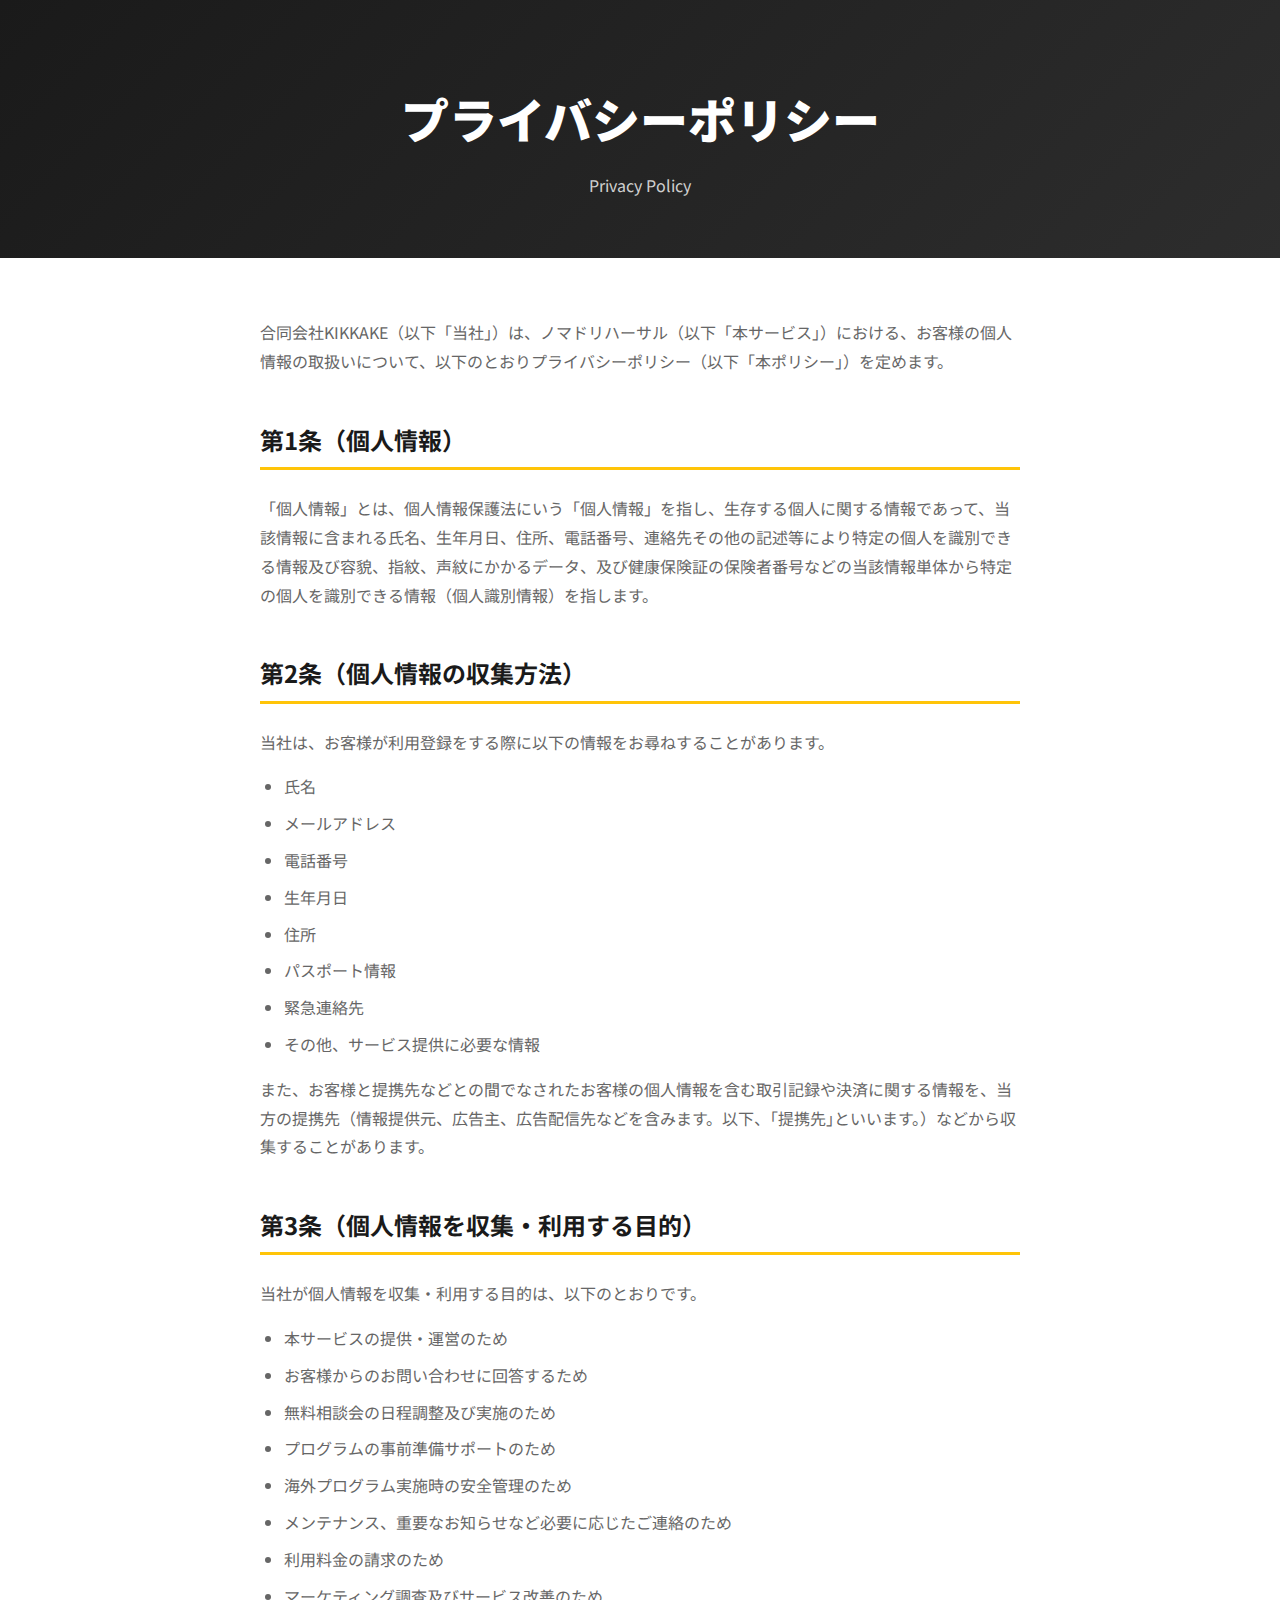
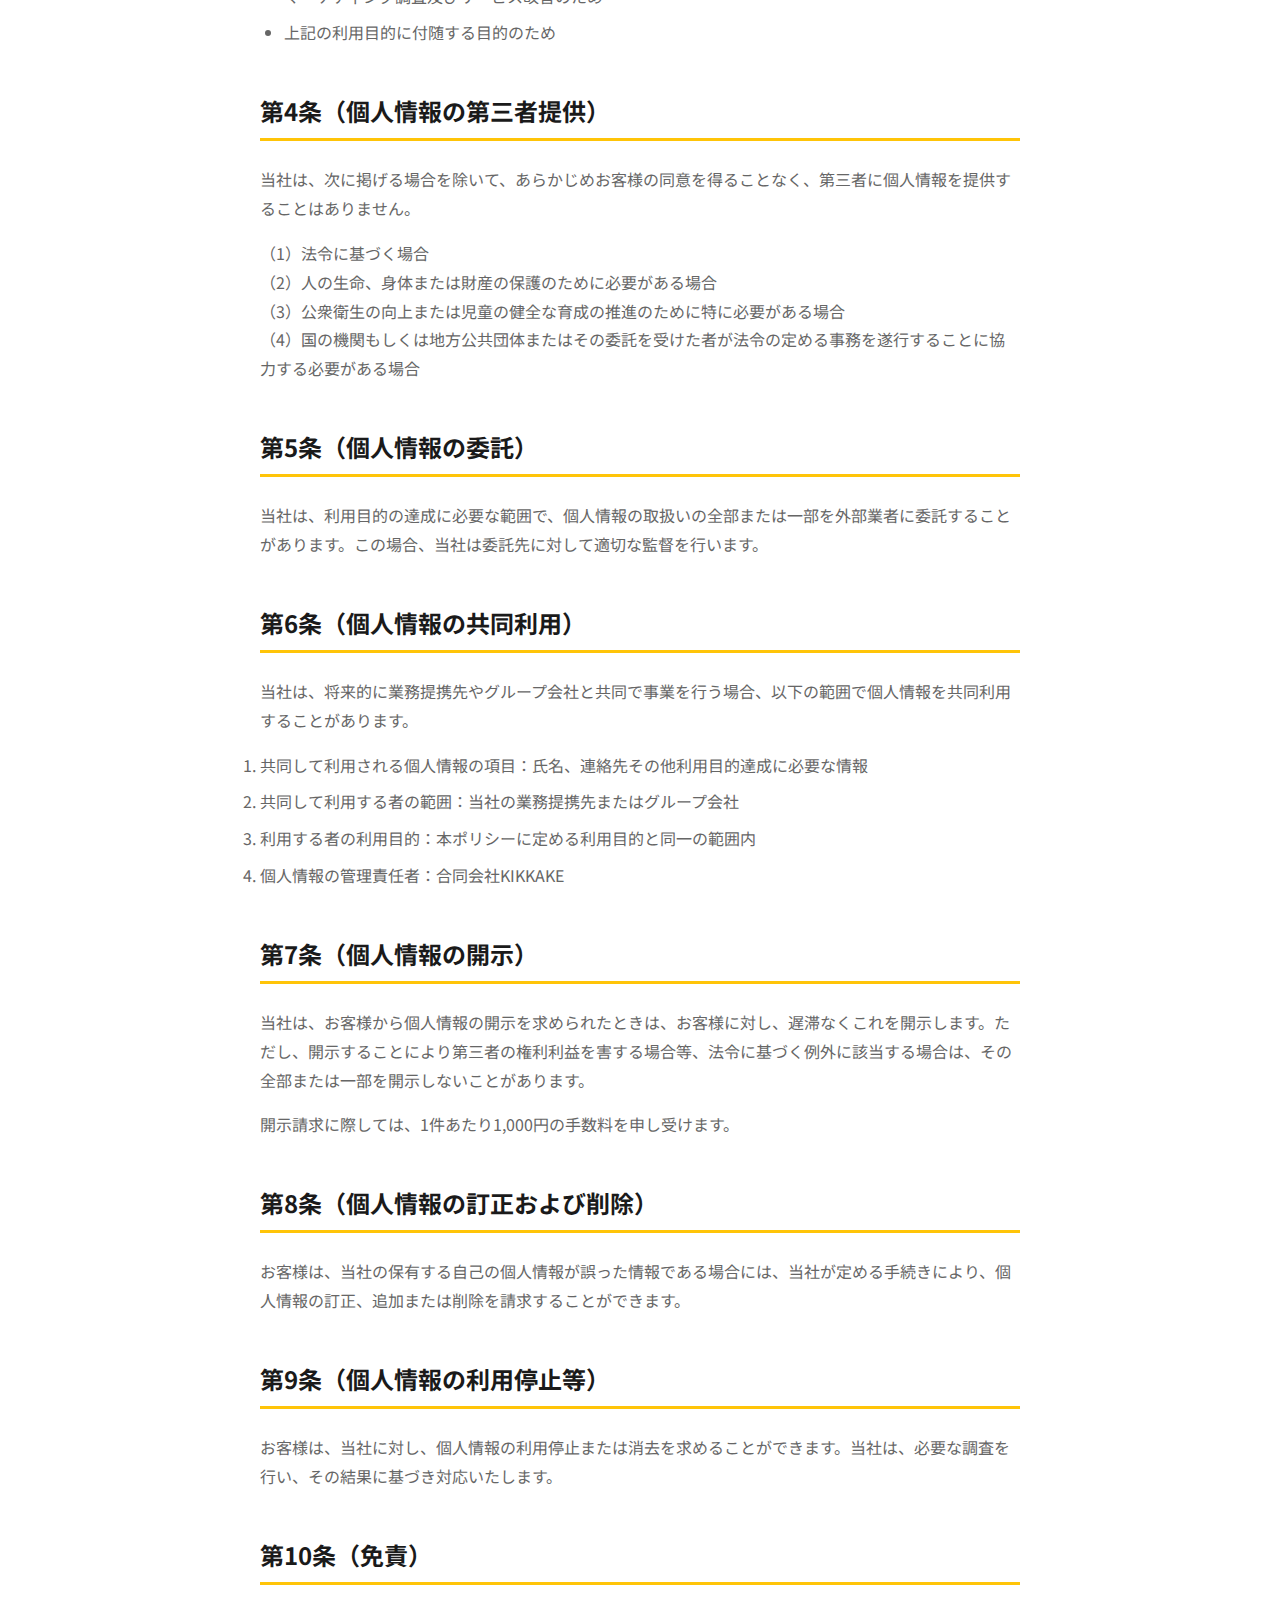
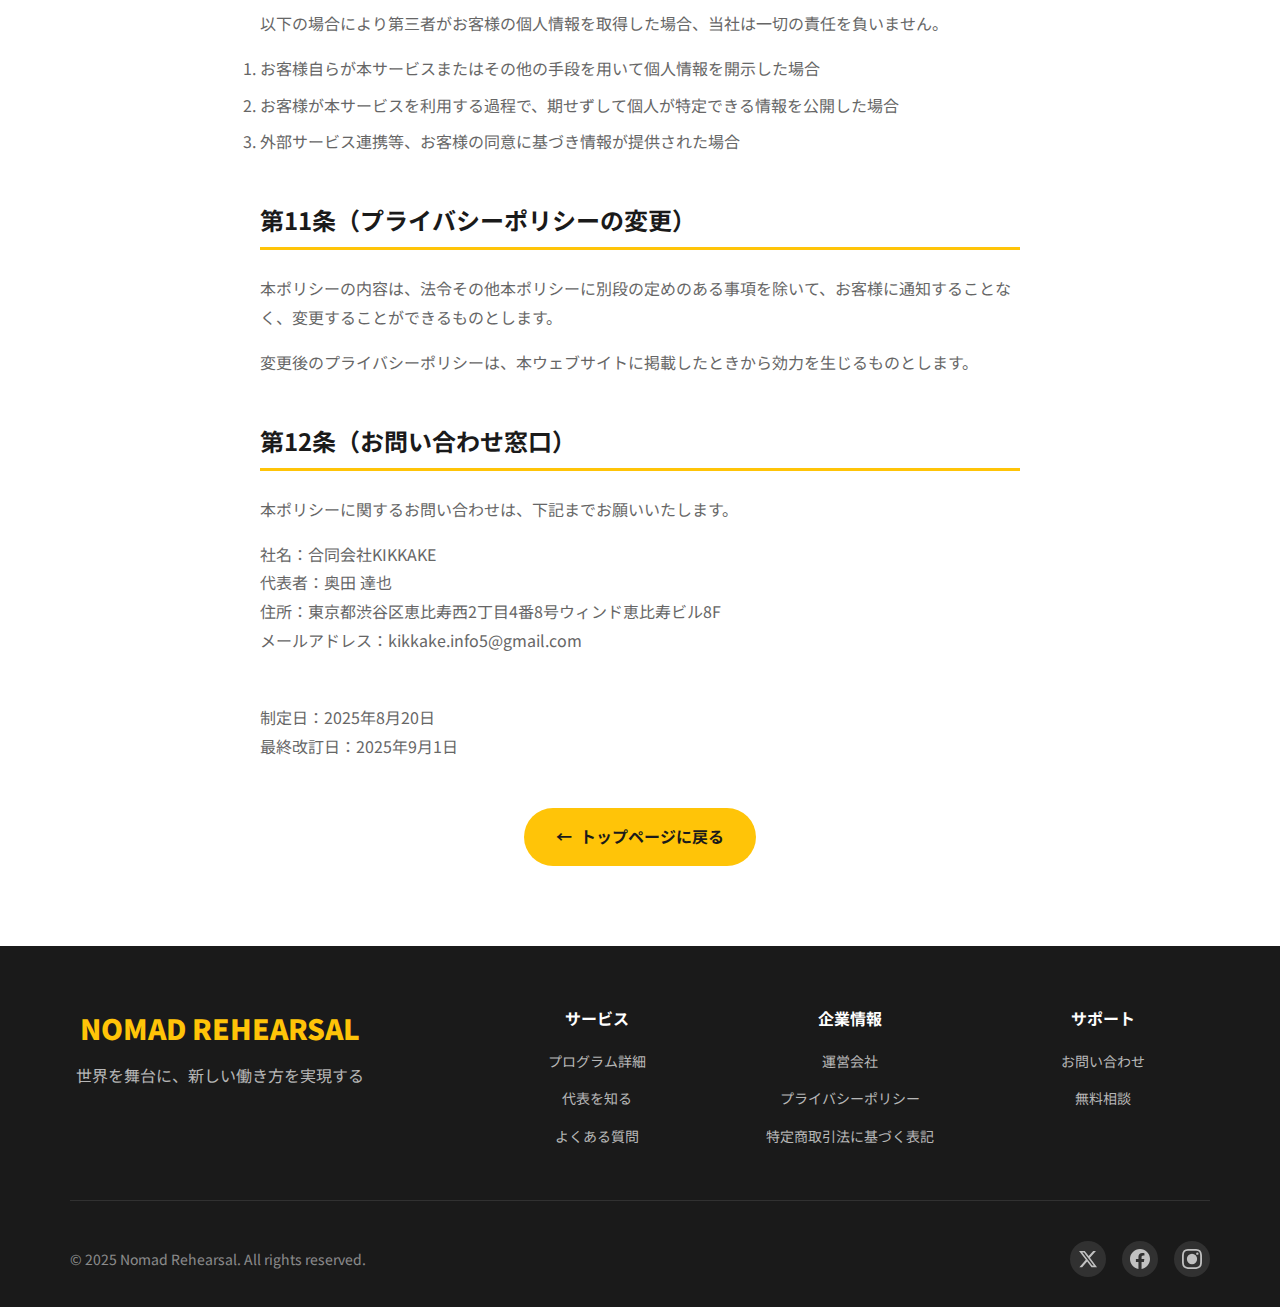
<file: privacy.html>
<!DOCTYPE html>
<html lang="ja">
  <head>
    <meta charset="UTF-8" />
    <meta name="viewport" content="width=device-width, initial-scale=1.0" />
    <title>プライバシーポリシー | Nomad Rehearsal</title>
    <meta
      name="description"
      content="Nomad Rehearsalのプライバシーポリシーページです。お客様の個人情報の取り扱いについてご説明します。"
    />

    <!-- Font -->
    <link rel="preconnect" href="https://fonts.googleapis.com" />
    <link rel="preconnect" href="https://fonts.gstatic.com" crossorigin />
    <link
      href="https://fonts.googleapis.com/css2?family=Noto+Sans+JP:wght@400;500;700;900&display=swap"
      rel="stylesheet"
    />

    <!-- OGP基本 -->
    <meta
      property="og:title"
      content="ノマドリハーサル | 6日間で人生が変わる体験型プログラム"
    />
    <meta
      property="og:description"
      content="動画編集スキルを身につけ、海外ノマドライフを実現する6日間の実践プログラム。
      会社員のまま海外ノマドを「お試し」できる、日本初のリハーサル型プログラム。"
    />
    <meta
      property="og:image"
      content="https://nomadrehearsal.pages.dev/asset/OGPimage.jpg"
    />
    <meta
      property="og:url"
      content="https://nomadrehearsal.pages.dev/privacy.html"
    />
    <meta property="og:type" content="article" />
    <meta
      property="og:site_name"
      content="ノマドリハーサル | Nomad Rehearsal"
    />

    <!-- Favicon -->
    <link rel="icon" type="image/svg+xml" href="asset/favicon.png" />

    <!-- Styles -->
    <link rel="stylesheet" href="asset/styles.css" />
    <link rel="stylesheet" href="asset/common.css" />

    <!-- Components Script -->
    <script src="asset/components.js"></script>

    <style>
      .page-banner {
        background: var(--gradient-dark);
        padding: 80px 20px 60px;
        text-align: center;
      }

      .page-title {
        font-size: clamp(32px, 5vw, 48px);
        font-weight: 900;
        color: var(--white);
        margin-bottom: 16px;
      }

      .page-subtitle {
        font-size: 16px;
        color: rgba(255, 255, 255, 0.8);
      }

      .content-container {
        max-width: 800px;
        margin: 60px auto;
        padding: 0 20px;
      }

      .content-section {
        margin-bottom: 48px;
      }

      .section-title {
        font-size: 24px;
        font-weight: 700;
        color: var(--dark);
        margin-bottom: 24px;
        padding-bottom: 12px;
        border-bottom: 3px solid var(--primary);
      }

      .section-content {
        line-height: 1.8;
        color: var(--gray);
      }

      .section-content p {
        margin-bottom: 16px;
      }

      .section-content ul {
        margin: 16px 0;
        padding-left: 24px;
      }

      .section-content li {
        margin-bottom: 8px;
      }

      .back-home {
        display: inline-flex;
        align-items: center;
        gap: 8px;
        background: var(--primary);
        color: var(--dark);
        padding: 16px 32px;
        border-radius: 50px;
        text-decoration: none;
        font-weight: 700;
        transition: all 0.3s ease;
        margin: 40px auto;
        display: flex;
        width: fit-content;
      }

      .back-home:hover {
        background: var(--primary-dark);
        transform: translateY(-2px);
        box-shadow: var(--shadow-md);
      }

      @media (max-width: 768px) {
        .page-banner {
          padding: 60px 20px 40px;
        }

        .content-container {
          margin: 40px auto;
        }

        .section-title {
          font-size: 20px;
        }
      }
    </style>
  </head>
  <body class="has-header">
    <!-- Header -->
    <!-- <site-header></site-header> -->

    <!-- Page Title -->
    <div class="page-banner">
      <h1 class="page-title">プライバシーポリシー</h1>
      <p class="page-subtitle">Privacy Policy</p>
    </div>

    <!-- Main Content -->
    <main class="content-container">
      <section class="content-section">
        <div class="section-content">
          <p>
            合同会社KIKKAKE（以下「当社」）は、ノマドリハーサル（以下「本サービス」）における、お客様の個人情報の取扱いについて、以下のとおりプライバシーポリシー（以下「本ポリシー」）を定めます。
          </p>
        </div>
      </section>

      <section class="content-section">
        <h2 class="section-title">第1条（個人情報）</h2>
        <div class="section-content">
          <p>
            「個人情報」とは、個人情報保護法にいう「個人情報」を指し、生存する個人に関する情報であって、当該情報に含まれる氏名、生年月日、住所、電話番号、連絡先その他の記述等により特定の個人を識別できる情報及び容貌、指紋、声紋にかかるデータ、及び健康保険証の保険者番号などの当該情報単体から特定の個人を識別できる情報（個人識別情報）を指します。
          </p>
        </div>
      </section>

      <section class="content-section">
        <h2 class="section-title">第2条（個人情報の収集方法）</h2>
        <div class="section-content">
          <p>
            当社は、お客様が利用登録をする際に以下の情報をお尋ねすることがあります。
          </p>
          <ul>
            <li>氏名</li>
            <li>メールアドレス</li>
            <li>電話番号</li>
            <li>生年月日</li>
            <li>住所</li>
            <li>パスポート情報</li>
            <li>緊急連絡先</li>
            <li>その他、サービス提供に必要な情報</li>
          </ul>
          <p>
            また、お客様と提携先などとの間でなされたお客様の個人情報を含む取引記録や決済に関する情報を、当方の提携先（情報提供元、広告主、広告配信先などを含みます。以下、｢提携先｣といいます。）などから収集することがあります。
          </p>
        </div>
      </section>

      <section class="content-section">
        <h2 class="section-title">第3条（個人情報を収集・利用する目的）</h2>
        <div class="section-content">
          <p>当社が個人情報を収集・利用する目的は、以下のとおりです。</p>
          <ul>
            <li>本サービスの提供・運営のため</li>
            <li>お客様からのお問い合わせに回答するため</li>
            <li>無料相談会の日程調整及び実施のため</li>
            <li>プログラムの事前準備サポートのため</li>
            <li>海外プログラム実施時の安全管理のため</li>
            <li>メンテナンス、重要なお知らせなど必要に応じたご連絡のため</li>
            <li>利用料金の請求のため</li>
            <li>マーケティング調査及びサービス改善のため</li>
            <li>上記の利用目的に付随する目的のため</li>
          </ul>
        </div>
      </section>

      <section class="content-section">
        <h2 class="section-title">第4条（個人情報の第三者提供）</h2>
        <div class="section-content">
          <p>
            当社は、次に掲げる場合を除いて、あらかじめお客様の同意を得ることなく、第三者に個人情報を提供することはありません。
          </p>
          <p>
            （1）法令に基づく場合</br>
            （2）人の生命、身体または財産の保護のために必要がある場合</br>
            （3）公衆衛生の向上または児童の健全な育成の推進のために特に必要がある場合</br>
            （4）国の機関もしくは地方公共団体またはその委託を受けた者が法令の定める事務を遂行することに協力する必要がある場合
          </p>
        </div>
      </section>

      <section class="content-section">
        <h2 class="section-title">第5条（個人情報の委託）</h2>
        <div class="section-content">
          <p>
            当社は、利用目的の達成に必要な範囲で、個人情報の取扱いの全部または一部を外部業者に委託することがあります。この場合、当社は委託先に対して適切な監督を行います。
          </p>
        </div>
      </section>

      <section class="content-section">
        <h2 class="section-title">第6条（個人情報の共同利用）</h2>
        <div class="section-content">
          <p>
            当社は、将来的に業務提携先やグループ会社と共同で事業を行う場合、以下の範囲で個人情報を共同利用することがあります。
          </p>
          <ol>
            <li>共同して利用される個人情報の項目：氏名、連絡先その他利用目的達成に必要な情報</li>
            <li>共同して利用する者の範囲：当社の業務提携先またはグループ会社</li>
            <li>利用する者の利用目的：本ポリシーに定める利用目的と同一の範囲内</li>
            <li>個人情報の管理責任者：合同会社KIKKAKE</li>
          </ol>
        </div>
      </section>

      <section class="content-section">
        <h2 class="section-title">第7条（個人情報の開示）</h2>
        <div class="section-content">
          <p>
            当社は、お客様から個人情報の開示を求められたときは、お客様に対し、遅滞なくこれを開示します。ただし、開示することにより第三者の権利利益を害する場合等、法令に基づく例外に該当する場合は、その全部または一部を開示しないことがあります。
          </p>
          <p>開示請求に際しては、1件あたり1,000円の手数料を申し受けます。</p>
        </div>
      </section>

      <section class="content-section">
        <h2 class="section-title">第8条（個人情報の訂正および削除）</h2>
        <div class="section-content">
          <p>
            お客様は、当社の保有する自己の個人情報が誤った情報である場合には、当社が定める手続きにより、個人情報の訂正、追加または削除を請求することができます。
          </p>
        </div>
      </section>

      <section class="content-section">
        <h2 class="section-title">第9条（個人情報の利用停止等）</h2>
        <div class="section-content">
          <p>
            お客様は、当社に対し、個人情報の利用停止または消去を求めることができます。当社は、必要な調査を行い、その結果に基づき対応いたします。
          </p>
        </div>
      </section>

      <section class="content-section">
        <h2 class="section-title">第10条（免責）</h2>
        <div class="section-content">
          <p>
            以下の場合により第三者がお客様の個人情報を取得した場合、当社は一切の責任を負いません。
          </p>
          <ol>
            <li>お客様自らが本サービスまたはその他の手段を用いて個人情報を開示した場合</li>
            <li>お客様が本サービスを利用する過程で、期せずして個人が特定できる情報を公開した場合</li>
            <li>外部サービス連携等、お客様の同意に基づき情報が提供された場合</li>
          </ol>
        </div>
      </section>

      <section class="content-section">
        <h2 class="section-title">第11条（プライバシーポリシーの変更）</h2>
        <div class="section-content">
          <p>
            本ポリシーの内容は、法令その他本ポリシーに別段の定めのある事項を除いて、お客様に通知することなく、変更することができるものとします。
          </p>
          <p>
            変更後のプライバシーポリシーは、本ウェブサイトに掲載したときから効力を生じるものとします。
          </p>
        </div>
      </section>

      <section class="content-section">
        <h2 class="section-title">第12条（お問い合わせ窓口）</h2>
        <div class="section-content">
          <p>
            本ポリシーに関するお問い合わせは、下記までお願いいたします。
          </p>
          <p>
            社名：合同会社KIKKAKE</br>
            代表者：奥田 達也</br>
            住所：東京都渋谷区恵比寿西2丁目4番8号ウィンド恵比寿ビル8F</br>
            メールアドレス：kikkake.info5@gmail.com
          </p>
        </div>
      </section>

      <section class="content-section">
        <div class="section-content">
          <p>
            制定日：2025年8月20日</br>
            最終改訂日：2025年9月1日
          </p>
        </div>
      </section>

      <a href="index.html" class="back-home">
        <span>←</span>
        <span>トップページに戻る</span>
      </a>
    </main>

    <!-- Footer -->
    <site-footer></site-footer>
  </body>
</html>
</file>
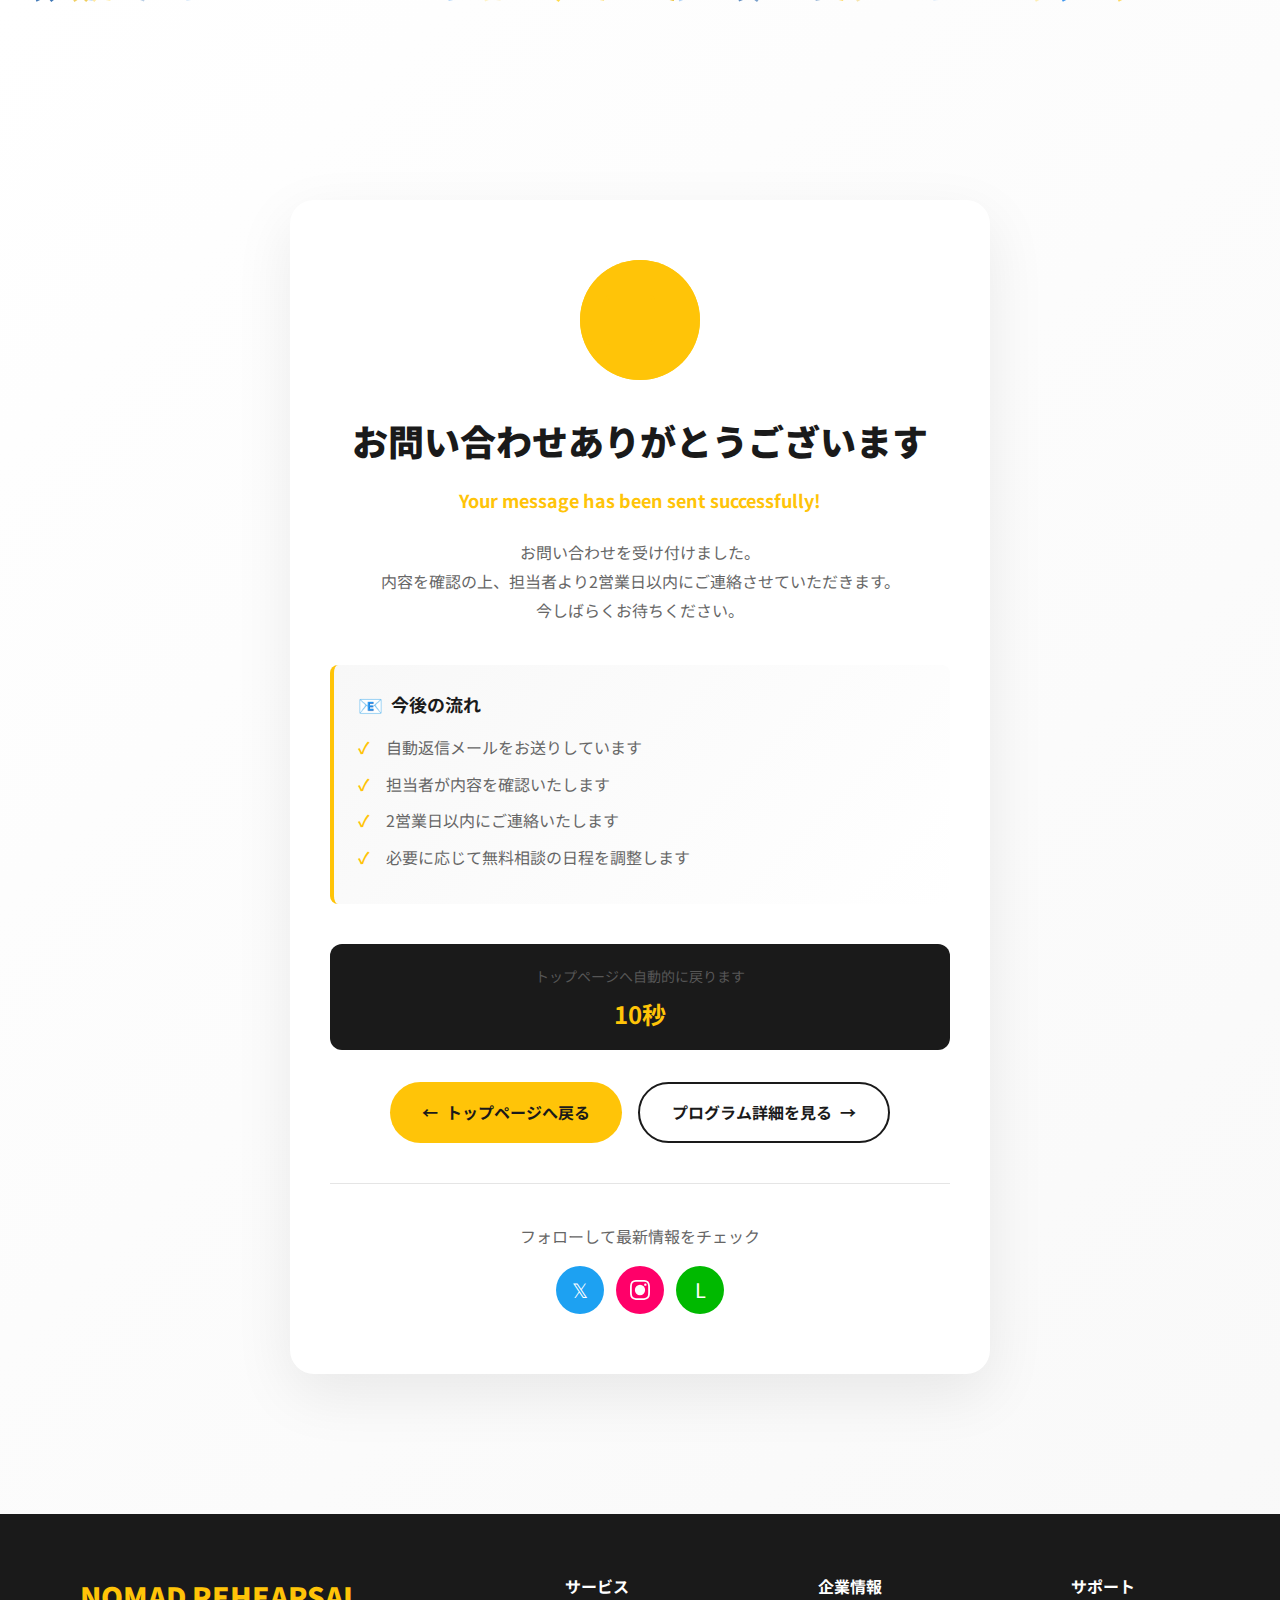
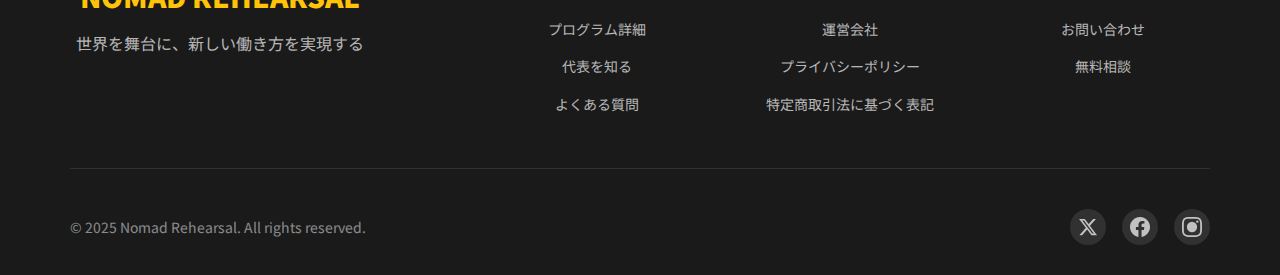
<file: thanks.html>
<!DOCTYPE html>
<html lang="ja">
  <head>
    <meta charset="UTF-8" />
    <meta name="viewport" content="width=device-width, initial-scale=1.0" />
    <!-- Google Tag Manager -->
    <script>
      (function(w,d,s,l,i){w[l]=w[l]||[];w[l].push({'gtm.start':
      new Date().getTime(),event:'gtm.js'});var f=d.getElementsByTagName(s)[0],
      j=d.createElement(s),dl=l!='dataLayer'?'&l='+l:'';j.async=true;j.src=
      'https://www.googletagmanager.com/gtm.js?id='+i+dl;f.parentNode.insertBefore(j,f);
      })(window,document,'script','dataLayer','GTM-K8NJFCWX');</script>
    <!-- End Google Tag Manager -->
    <title>お問い合わせありがとうございます | Nomad Rehearsal</title>
    <meta name="description" content="お問い合わせを受け付けました。担当者より2営業日以内にご連絡いたします。" />
    <meta name="robots" content="noindex, nofollow" />

    <!-- Font -->
    <link rel="preconnect" href="https://fonts.googleapis.com" />
    <link rel="preconnect" href="https://fonts.gstatic.com" crossorigin />
    <link href="https://fonts.googleapis.com/css2?family=Noto+Sans+JP:wght@400;500;700;900&display=swap" rel="stylesheet" />

    <!-- OGP基本 -->
    <meta property="og:title" content="ノマドリハーサル | 6日間で人生が変わる体験型プログラム">
    <meta property="og:description" content="動画編集スキルを身につけ、海外ノマドライフを実現する6日間の実践プログラム。
    会社員のまま海外ノマドを「お試し」できる、日本初のリハーサル型プログラム。">
    <meta property="og:image" content="https://nomadrehearsal.pages.dev/asset/OGPimage.jpg">
    <meta property="og:url" content="https://nomadrehearsal.pages.dev/thanks.html">
    <meta property="og:type" content="article">
    <meta property="og:site_name" content="ノマドリハーサル | Nomad Rehearsal">

    <!-- Favicon -->
    <link rel="icon" type="image/svg+xml" href="asset/favicon.png">

    <!-- Styles -->
    <link rel="stylesheet" href="asset/styles.css">

    <!-- Include JS for partials -->
    <link rel="stylesheet" href="asset/common.css">

    <!-- Components Script -->
    <script src="asset/components.js"></script>
    <style>
      body {
        min-height: 100vh;
        display: flex;
        flex-direction: column;
        background: linear-gradient(135deg, #ffffff 0%, #f8f8f8 100%);
      }

      .thanks-container {
        flex: 1;
        margin-top: 70px;
        display: flex;
        align-items: center;
        justify-content: center;
        padding: 60px 20px;
        animation: fadeIn 0.8s ease-out;
      }

      @keyframes fadeIn {
        from {
          opacity: 0;
          transform: translateY(20px);
        }
        to {
          opacity: 1;
          transform: translateY(0);
        }
      }

      .thanks-content {
        text-align: center;
        max-width: 700px;
        width: 100%;
        background: var(--white);
        border-radius: 24px;
        padding: 60px 40px;
        box-shadow: 0 20px 60px rgba(0, 0, 0, 0.08);
      }

      .thanks-icon {
        width: 120px;
        height: 120px;
        background: linear-gradient(135deg, var(--primary) 0%, var(--primary-light) 100%);
        border-radius: 50%;
        display: flex;
        align-items: center;
        justify-content: center;
        margin: 0 auto 32px;
        position: relative;
        animation: scaleIn 0.6s ease-out 0.3s both;
      }

      @keyframes scaleIn {
        from {
          transform: scale(0);
        }
        to {
          transform: scale(1);
        }
      }

      .thanks-icon::before {
        content: '';
        position: absolute;
        width: 100%;
        height: 100%;
        background: var(--primary);
        border-radius: 50%;
        animation: ripple 2s ease-out infinite;
      }

      @keyframes ripple {
        0% {
          transform: scale(1);
          opacity: 0.3;
        }
        100% {
          transform: scale(1.5);
          opacity: 0;
        }
      }

      .check-mark {
        width: 50px;
        height: 50px;
        position: relative;
        z-index: 1;
      }

      .check-mark svg {
        width: 100%;
        height: 100%;
        stroke: var(--white);
        stroke-width: 4;
        stroke-linecap: round;
        stroke-linejoin: round;
        fill: none;
        stroke-dasharray: 100;
        stroke-dashoffset: 100;
        animation: drawCheck 0.6s ease-out 0.6s forwards;
      }

      @keyframes drawCheck {
        to {
          stroke-dashoffset: 0;
        }
      }

      .thanks-title {
        font-size: clamp(28px, 4vw, 36px);
        font-weight: 900;
        color: var(--dark);
        margin-bottom: 16px;
        animation: slideUp 0.6s ease-out 0.4s both;
      }

      @keyframes slideUp {
        from {
          opacity: 0;
          transform: translateY(20px);
        }
        to {
          opacity: 1;
          transform: translateY(0);
        }
      }

      .thanks-subtitle {
        font-size: 18px;
        color: var(--primary);
        font-weight: 700;
        margin-bottom: 24px;
        animation: slideUp 0.6s ease-out 0.5s both;
      }

      .thanks-message {
        font-size: 16px;
        color: var(--gray);
        line-height: 1.8;
        margin-bottom: 40px;
        animation: slideUp 0.6s ease-out 0.6s both;
      }

      .info-box {
        background: linear-gradient(135deg, #f8f8f8 0%, #ffffff 100%);
        border-left: 4px solid var(--primary);
        border-radius: 8px;
        padding: 24px;
        margin-bottom: 40px;
        text-align: left;
        animation: slideUp 0.6s ease-out 0.7s both;
      }

      .info-title {
        font-size: 18px;
        font-weight: 700;
        color: var(--dark);
        margin-bottom: 12px;
        display: flex;
        align-items: center;
        gap: 8px;
      }

      .info-title::before {
        content: '📧';
        font-size: 20px;
      }

      .info-list {
        list-style: none;
        padding: 0;
        margin: 0;
      }

      .info-list li {
        color: var(--gray);
        line-height: 1.8;
        padding-left: 28px;
        position: relative;
        margin-bottom: 8px;
      }

      .info-list li::before {
        content: '✓';
        position: absolute;
        left: 0;
        color: var(--primary);
        font-weight: 700;
      }

      .action-buttons {
        display: flex;
        gap: 16px;
        justify-content: center;
        flex-wrap: wrap;
        animation: slideUp 0.6s ease-out 0.8s both;
      }

      .btn-primary {
        display: inline-flex;
        align-items: center;
        gap: 8px;
        background: var(--primary);
        color: var(--dark);
        padding: 16px 32px;
        border-radius: 50px;
        text-decoration: none;
        font-weight: 700;
        transition: all 0.3s ease;
      }

      .btn-primary:hover {
        background: var(--primary-dark);
        transform: translateY(-2px);
        box-shadow: var(--shadow-md);
      }

      .btn-secondary {
        display: inline-flex;
        align-items: center;
        gap: 8px;
        background: transparent;
        color: var(--dark);
        padding: 16px 32px;
        border: 2px solid var(--dark);
        border-radius: 50px;
        text-decoration: none;
        font-weight: 700;
        transition: all 0.3s ease;
      }

      .btn-secondary:hover {
        background: var(--dark);
        color: var(--white);
        transform: translateY(-2px);
      }

      .social-share {
        margin-top: 40px;
        padding-top: 40px;
        border-top: 1px solid #e5e5e5;
        animation: slideUp 0.6s ease-out 0.9s both;
      }

      .social-title {
        font-size: 16px;
        color: var(--gray);
        margin-bottom: 16px;
      }

      .social-buttons {
        display: flex;
        gap: 12px;
        justify-content: center;
      }

      .social-btn {
        width: 48px;
        height: 48px;
        border-radius: 50%;
        display: flex;
        align-items: center;
        justify-content: center;
        text-decoration: none;
        transition: all 0.3s ease;
        font-size: 20px;
      }

      .social-twitter {
        background: #1DA1F2;
        color: white;
      }

      .social-twitter:hover {
        background: #1a8cd8;
        transform: translateY(-2px);
      }

      .social-instagram {
        background: #FF0069;
        color: white;
      }

      .social-instagram:hover {
        background: #D300C5;
        transform: translateY(-2px);
      }

      .social-line {
        background: #00B900;
        color: white;
      }

      .social-line:hover {
        background: #00a000;
        transform: translateY(-2px);
      }

      .countdown-timer {
        background: var(--dark);
        color: var(--white);
        padding: 16px 24px;
        border-radius: 12px;
        margin: 32px 0;
        animation: slideUp 0.6s ease-out 1s both;
      }

      .countdown-label {
        font-size: 14px;
        margin-bottom: 8px;
        opacity: 0.8;
      }

      .countdown-time {
        font-size: 24px;
        font-weight: 700;
        color: var(--primary);
      }


      @media (max-width: 768px) {
        .thanks-content {
          padding: 40px 24px;
        }

        .action-buttons {
          flex-direction: column;
          width: 100%;
        }

        .btn-primary,
        .btn-secondary {
          width: 100%;
          justify-content: center;
        }

      }
    </style>
  </head>
  <body class="has-header">
    <!-- Google Tag Manager (noscript) -->
    <noscript><iframe src="https://www.googletagmanager.com/ns.html?id=GTM-K8NJFCWX"
      height="0" width="0" style="display:none;visibility:hidden"></iframe></noscript>
    <!-- End Google Tag Manager (noscript) -->
    <!-- Header -->
    <!-- <site-header></site-header> -->
    <!-- Thanks Container -->
    <div class="thanks-container">
      <div class="thanks-content">
        <!-- Success Icon -->
        <div class="thanks-icon">
          <div class="check-mark">
            <svg viewBox="0 0 52 52">
              <path d="M14 27 L22 35 L38 19"></path>
            </svg>
          </div>
        </div>

        <!-- Thanks Message -->
        <h1 class="thanks-title">お問い合わせありがとうございます</h1>
        <p class="thanks-subtitle">Your message has been sent successfully!</p>

        <p class="thanks-message">
          お問い合わせを受け付けました。<br>
          内容を確認の上、担当者より2営業日以内にご連絡させていただきます。<br>
          今しばらくお待ちください。
        </p>

        <!-- Info Box -->
        <div class="info-box">
          <h2 class="info-title">今後の流れ</h2>
          <ul class="info-list">
            <li>自動返信メールをお送りしています</li>
            <li>担当者が内容を確認いたします</li>
            <li>2営業日以内にご連絡いたします</li>
            <li>必要に応じて無料相談の日程を調整します</li>
          </ul>
        </div>

        <!-- Countdown Timer -->
        <div class="countdown-timer">
          <div class="countdown-label">トップページへ自動的に戻ります</div>
          <div class="countdown-time" id="countdown">10秒</div>
        </div>

        <!-- Action Buttons -->
        <div class="action-buttons">
          <a href="index.html" class="btn-primary">
            <span>←</span>
            <span>トップページへ戻る</span>
          </a>
          <a href="index.html#eventDetails" class="btn-secondary">
            <span>プログラム詳細を見る</span>
            <span>→</span>
          </a>
        </div>

        <!-- Social Share -->
        <div class="social-share">
          <p class="social-title">フォローして最新情報をチェック</p>
          <div class="social-buttons">
            <a href="https://x.com/KentaroNaga" target="_blank" class="social-btn social-twitter" title="Twitter">𝕏</a>
            <a href="https://www.instagram.com/kenken__tarou/" target="_blank" class="social-btn social-instagram" title="Instagram">
              <svg width="20" height="20" viewBox="0 0 24 24" fill="currentColor">
              <path d="M12 2.163c3.204 0 3.584.012 4.85.07 3.252.148 4.771 1.691 4.919 4.919.058 1.265.069 1.645.069 4.849 0 3.205-.012 3.584-.069 4.849-.149 3.225-1.664 4.771-4.919 4.919-1.266.058-1.644.07-4.85.07-3.204 0-3.584-.012-4.849-.07-3.26-.149-4.771-1.699-4.919-4.92-.058-1.265-.07-1.644-.07-4.849 0-3.204.013-3.583.07-4.849.149-3.227 1.664-4.771 4.919-4.919 1.266-.057 1.645-.069 4.849-.069zm0-2.163c-3.259 0-3.667.014-4.947.072-4.358.2-6.78 2.618-6.98 6.98-.059 1.281-.073 1.689-.073 4.948 0 3.259.014 3.668.072 4.948.2 4.358 2.618 6.78 6.98 6.98 1.281.058 1.689.072 4.948.072 3.259 0 3.668-.014 4.948-.072 4.354-.2 6.782-2.618 6.979-6.98.059-1.28.073-1.689.073-4.948 0-3.259-.014-3.667-.072-4.947-.196-4.354-2.617-6.78-6.979-6.98-1.281-.059-1.69-.073-4.949-.073zM5.838 12a6.162 6.162 0 1 1 12.324 0 6.162 6.162 0 0 1-12.324 0zM12 16a4 4 0 1 1 0-8 4 4 0 0 1 0 8zm4.965-10.405a1.44 1.44 0 1 1 2.881.001 1.44 1.44 0 0 1-2.881-.001z"/>
            </svg></a>
            <a href="https://s.lmes.jp/landing-qr/2001074580-M2DA5a5z?uLand=fy8gn5" target="_blank" class="social-btn social-line" title="LINE">L</a>
          </div>
        </div>
      </div>
    </div>

    <!-- Footer -->
    <site-footer></site-footer>

    <script>
      // Countdown Timer
      let seconds = 10;
      const countdownElement = document.getElementById('countdown');

      const updateCountdown = () => {
        countdownElement.textContent = `${seconds}秒`;
        seconds--;

        if (seconds < 0) {
          window.location.href = 'index.html';
        }
      };

      setInterval(updateCountdown, 1000);

      // Confetti effect
      const createConfetti = () => {
        const colors = ['#ffc408', '#ffd633', '#e6b000', '#2d8ceb', '#1e5fa8'];
        const confettiCount = 50;

        for (let i = 0; i < confettiCount; i++) {
          setTimeout(() => {
            const confetti = document.createElement('div');
            confetti.style.cssText = `
              position: fixed;
              width: 10px;
              height: 10px;
              background: ${colors[Math.floor(Math.random() * colors.length)]};
              left: ${Math.random() * 100}%;
              top: -10px;
              opacity: ${Math.random() * 0.8 + 0.2};
              transform: rotate(${Math.random() * 360}deg);
              animation: confettiFall ${Math.random() * 2 + 2}s ease-out forwards;
              z-index: 1000;
            `;
            document.body.appendChild(confetti);

            setTimeout(() => confetti.remove(), 4000);
          }, i * 30);
        }
      };

      // Create confetti animation
      const style = document.createElement('style');
      style.textContent = `
        @keyframes confettiFall {
          to {
            transform: translateY(100vh) rotate(720deg);
            opacity: 0;
          }
        }
      `;
      document.head.appendChild(style);

      // Trigger confetti on load
      setTimeout(createConfetti, 500);

      // Track conversion (if analytics is set up)
      if (typeof gtag !== 'undefined') {
        gtag('event', 'form_submit', {
          'event_category': 'contact',
          'event_label': 'contact_form_success'
        });
      }
    </script>
  </body>
</html>
</file>
<file: asset/styles.css>
* {
        margin: 0;
        padding: 0;
        box-sizing: border-box;
      }

      :root {
        --primary: #ffc408;
        --primary-dark: #e6b000;
        --primary-light: #ffd633;
        --accent: #2d8ceb;
        --accent-dark: #1e5fa8;
        --dark: #1a1a1a;
        --gray: #666666;
        --light-gray: #f8f8f8;
        --white: #ffffff;
        --gradient-primary: linear-gradient(
          135deg,
          #ffc408 0%,
          #ffd633 50%,
          #e6b000 100%
        );
        --gradient-white: linear-gradient(
          135deg,
          #ffffff 0%,
          #f1f1f1 50%,
          #f6f6f6 100%
        );
        --gradient-accent: linear-gradient(135deg, #2d8ceb 0%, #1e5fa8 100%);
        --gradient-dark: linear-gradient(135deg, #1a1a1a 0%, #2d2d2d 100%);
        --shadow-sm: 0 2px 8px rgba(0, 0, 0, 0.08);
        --shadow-md: 0 4px 20px rgba(0, 0, 0, 0.12);
        --shadow-lg: 0 8px 40px rgba(0, 0, 0, 0.16);
        --shadow-xl: 0 20px 60px rgba(0, 0, 0, 0.24);
      }

      body {
        font-family: "Noto Sans JP", sans-serif;
        line-height: 1.6;
        color: var(--dark);
        background: var(--white);
        overflow-x: hidden;
      }

      .loader-content {
        text-align: center;
      }

      .loader-text {
        color: var(--primary);
        font-size: 24px;
        font-weight: 700;
        margin-bottom: 20px;
        animation: pulse 1.5s ease-in-out infinite;
      }

      .loader-bar {
        width: 200px;
        height: 4px;
        background: rgba(255, 255, 255, 0.1);
        border-radius: 2px;
        overflow: hidden;
      }

      .loader-progress {
        height: 100%;
        background: var(--primary);
        width: 0;
        animation: loading 2s ease-in-out forwards;
      }

      @keyframes loading {
        0% {
          width: 0;
        }
        50% {
          width: 70%;
        }
        100% {
          width: 100%;
        }
      }

      @keyframes pulse {
        0%,
        100% {
          opacity: 1;
        }
        50% {
          opacity: 0.7;
        }
      }

      /* Hero Section - Full Screen Image */
      .hero {
        position: relative;
        width: 100%;
        height: 120vh;
        display: flex;
        align-items: center;
        justify-content: center;
        overflow: hidden;
      }

      /* Full Screen Background Image */
      .hero-bg-image {
        position: absolute;
        top: 0;
        left: 0;
        width: 100%;
        height: 100%;
        z-index: 1;
      }

      .hero-bg-image img {
        width: 100%;
        height: 100%;
        object-fit: cover;
        object-position: center;
      }

      /* Overlay for better text readability */
      .hero-overlay {
        position: absolute;
        top: 0;
        left: 0;
        width: 100%;
        height: 120%;
        background: linear-gradient(
          180deg,
          rgba(0, 0, 0, 0.2) 0%,
          rgba(0, 0, 0, 0.1) 50%,
          rgba(0, 0, 0, 0.2) 100%
        );
        z-index: 2;
      }

      /* Main Content Container */
      .hero-content-container {
        position: relative;
        z-index: 10;
        width: 100%;
        max-width: 1200px;
        margin: 0 auto;
        padding: 0 20px;
        text-align: center;
      }

      /* Main Title */
      .hero-main-title {
        font-size: clamp(48px, 8vw, 120px);
        font-weight: 900;
        color: #ffffff;
        line-height: 1;
        margin-bottom: 20px;
        text-shadow: 2px 2px 4px rgba(0, 0, 0, 0.5);
        letter-spacing: -2px;
        animation: titleFadeIn 1.5s ease-out;
      }

      @keyframes titleFadeIn {
        from {
          opacity: 0;
          transform: translateY(30px);
        }
        to {
          opacity: 1;
          transform: translateY(0);
        }
      }

      /* Subtitle */
      .hero-subtitle-full {
        font-size: clamp(20px, 3vw, 36px);
        font-weight: 700;
        color: var(--primary);
        margin-bottom: 30px;
        text-shadow: 1px 1px 3px rgba(0, 0, 0, 0.5);
        animation: subtitleFadeIn 1.5s ease-out 0.3s both;
      }

      .hero-subtitle-sub {
        font-size: clamp(18px, 3vw, 32px);
        font-weight: 700;
        color: var(--primary);
        text-shadow: 1px 1px 3px rgba(0, 0, 0, 0.5);
        animation: subtitleFadeIn 1.5s ease-out 0.3s both;
      }

      @keyframes subtitleFadeIn {
        from {
          opacity: 0;
          transform: translateY(20px);
        }
        to {
          opacity: 1;
          transform: translateY(0);
        }
      }

      /* Description */
      .hero-description-full {
        font-size: clamp(16px, 2vw, 22px);
        color: rgba(255, 255, 255, 0.95);
        line-height: 1.8;
        margin-bottom: 50px;
        max-width: 800px;
        margin-left: auto;
        margin-right: auto;
        text-shadow: 1px 1px 2px rgba(0, 0, 0, 0.5);
        animation: descFadeIn 1.5s ease-out 0.6s both;
      }

      @keyframes descFadeIn {
        from {
          opacity: 0;
        }
        to {
          opacity: 1;
        }
      }

      /* CTA Button */
      .hero-cta-full {
        display: inline-flex;
        align-items: center;
        gap: 12px;
        padding: 24px 60px;
        background: var(--primary);
        color: #ffffff;
        font-size: clamp(18px, 2vw, 22px);
        font-weight: 700;
        text-decoration: none;
        border-radius: 60px;
        box-shadow: 0 20px 60px rgba(255, 196, 8, 0.4);
        transition: all 0.3s cubic-bezier(0.4, 0, 0.2, 1);
        animation: ctaFadeIn 1.5s ease-out 0.9s both;
        position: relative;
        overflow: hidden;
      }

      .hero-cta-full::before {
        content: "";
        position: absolute;
        top: 50%;
        left: 50%;
        width: 100%;
        height: 100%;
        background: rgba(255, 255, 255, 0.2);
        transform: translate(-50%, -50%) scale(0);
        border-radius: 50%;
        transition: transform 0.5s ease;
      }

      .hero-cta-full:hover::before {
        transform: translate(-50%, -50%) scale(2);
      }

      .hero-cta-full:hover {
        transform: translateY(-3px) scale(1.05);
        box-shadow: 0 30px 80px rgba(255, 196, 8, 0.5);
      }

      .hero-cta-full span {
        position: relative;
        z-index: 1;
      }

      @keyframes ctaFadeIn {
        from {
          opacity: 0;
          transform: translateY(30px);
        }
        to {
          opacity: 1;
          transform: translateY(0);
        }
      }

      .hero-v3-main-visual {
        margin-bottom: 40px;
        animation: zoomIn 1.5s ease-out;
      }

      @keyframes zoomIn {
        from {
          opacity: 0;
          transform: scale(0.8);
        }
        to {
          opacity: 1;
          transform: scale(1);
        }
      }

      .hero-v3-logo {
        font-size: clamp(60px, 10vw, 140px);
        font-weight: 900;
        background: linear-gradient(
          135deg,
          var(--primary) 0%,
          var(--primary-light) 50%,
          var(--primary) 100%
        );
        background-size: 200% 200%;
        -webkit-background-clip: text;
        -webkit-text-fill-color: transparent;
        background-clip: text;
        animation: gradientShift 3s ease-in-out infinite;
        letter-spacing: -3px;
        line-height: 0.9;
        margin-bottom: 20px;
      }

      @keyframes gradientShift {
        0% {
          background-position: 0% 50%;
        }
        50% {
          background-position: 100% 50%;
        }
        100% {
          background-position: 0% 50%;
        }
      }

      .hero-v3-tagline {
        font-size: clamp(16px, 2.5vw, 24px);
        color: rgba(255, 255, 255, 0.9);
        font-weight: 500;
        margin-bottom: 50px;
        letter-spacing: 2px;
        animation: fadeInUp 1.2s ease-out 0.3s both;
      }

      @keyframes fadeInUp {
        from {
          opacity: 0;
          transform: translateY(20px);
        }
        to {
          opacity: 1;
          transform: translateY(0);
        }
      }

      .hero-v3-process {
        display: flex;
        justify-content: center;
        align-items: center;
        gap: 20px;
        margin-bottom: 50px;
        flex-wrap: wrap;
        animation: fadeIn 1.5s ease-out 0.6s both;
      }

      .hero-v3-step {
        display: flex;
        flex-direction: column;
        align-items: center;
        position: relative;
      }

      .hero-v3-step-circle {
        width: 120px;
        height: 120px;
        border-radius: 50%;
        background: rgba(255, 255, 255, 0.1);
        backdrop-filter: blur(10px);
        border: 2px solid rgba(255, 196, 8, 0.5);
        display: flex;
        flex-direction: column;
        align-items: center;
        justify-content: center;
        margin-bottom: 15px;
        transition: all 0.3s ease;
        animation: pulse 2s ease-in-out infinite;
        animation-delay: calc(var(--step) * 0.2s);
      }

      @keyframes pulse {
        0%, 100% {
          transform: scale(1);
          border-color: rgba(255, 196, 8, 0.5);
        }
        50% {
          transform: scale(1.05);
          border-color: rgba(255, 196, 8, 1);
        }
      }

      .hero-v3-step-circle:hover {
        background: rgba(255, 196, 8, 0.2);
        transform: scale(1.1);
      }

      .hero-v3-step-number {
        font-size: 36px;
        font-weight: 900;
        color: var(--primary);
        line-height: 1;
      }

      .hero-v3-step-text {
        font-size: 14px;
        color: rgba(255, 255, 255, 0.9);
        font-weight: 500;
      }

      .hero-v3-step-label {
        font-size: 16px;
        color: rgba(255, 255, 255, 0.9);
        font-weight: 700;
      }

      .hero-v3-arrow {
        font-size: 30px;
        color: var(--primary);
        animation: slideArrow 1.5s ease-in-out infinite;
      }

      @keyframes slideArrow {
        0%, 100% {
          transform: translateX(0);
        }
        50% {
          transform: translateX(10px);
        }
      }

      .hero-v3-benefit-text {
        font-size: clamp(22px, 3vw, 32px);
        color: #ffffff;
        font-weight: 700;
        margin-bottom: 40px;
        line-height: 1.5;
        animation: fadeIn 1.5s ease-out 0.9s both;
      }

      .hero-v3-benefit-text .highlight {
        color: var(--primary);
        font-size: 1.2em;
        position: relative;
      }

      /* Mobile Responsive */
      @media (max-width: 768px) {
        .hero-v3-logo {
          font-size: 48px;
        }

        .hero-v3-step-circle {
          width: 90px;
          height: 90px;
        }

        .hero-v3-step-number {
          font-size: 28px;
        }

        .hero-v3-step-text {
          font-size: 12px;
        }

        .hero-v3-arrow {
          display: none;
        }

        .hero-v3-process {
          gap: 15px;
          display: none;
        }

        .hero-v3-cta-group {
          flex-direction: column;
          align-items: center;
        }

        .hero-v3-cta-main,
        .hero-v3-cta-sub {
          width: 100%;
          max-width: 320px;
          justify-content: center;
        }

        .hero-v3-benefit-text {
          font-size: 20px;
        }
      }



      /* Responsive Design */

      @media (max-width: 768px) {
        .problems-grid {
          grid-template-columns: 1fr !important;
          max-width: 400px;
        }

        .problem-card {
          min-height: 220px;
        }

        .benefits-grid {
          grid-template-columns: 1fr;
          gap: 12px;
        }

        .story-personal {
          padding: 30px 20px;
          flex-direction: column;
          align-items: center;
          text-align: center;
        }

        .story-message::before {
          display: none;
        }

        .story-avatar img {
          width: 70px;
          height: 70px;
        }

        .story-speaker {
          justify-content: center;
        }

        .story-lead {
          font-size: 28px;
        }

        .social-background {
          grid-template-columns: 1fr;
          gap: 20px;
        }

        .pillars-grid {
          grid-template-columns: 1fr;
          gap: 25px;
        }

        .solution-offer {
          padding: 35px 25px;
        }

        .outcomes {
          padding: 35px 25px;
        }

        .outcomes-grid {
          grid-template-columns: 1fr;
        }

        .solution-cta {
          padding: 35px 25px;
        }

        .cta-text {
          font-size: 18px;
        }

        .cta-emphasis {
          font-size: 22px;
        }

        .cta-button {
          padding: 20px 40px;
          font-size: 17px;
        }

        .hero-main-title {
          font-size: 60px;
        }

        .hero-subtitle-full {
          font-size: 24px;
        }

        .hero-description-full {
          font-size: 16px;
          padding: 0 20px;
        }

        .hero-cta-full {
          padding: 20px 40px;
          font-size: 18px;
        }

        .hero-scroll-down {
          bottom: 100px;
        }
      }

      @media (max-width: 480px) {
        .hero {
          height: 100svh;
        }

        .hero-main-title {
          font-size: 42px;
          letter-spacing: -1px;
        }

        .hero-subtitle-full {
          font-size: 20px;
          margin-bottom: 20px;
        }

        .hero-description-full {
          font-size: 14px;
          margin-bottom: 40px;
        }

        .hero-cta-full {
          padding: 18px 36px;
          font-size: 16px;
        }

        .hero-scroll-down {
          bottom: 30px;
        }
      }

      .hero-particles {
        position: absolute;
        width: 100%;
        height: 100%;
        top: 0;
        left: 0;
        pointer-events: none;
      }

      .particle {
        position: absolute;
        background: rgba(255, 255, 255, 0.3);
        border-radius: 50%;
        animation: float 20s infinite;
      }

      @keyframes float {
        0%,
        100% {
          transform: translateY(0) translateX(0);
        }
        33% {
          transform: translateY(-100px) translateX(50px);
        }
        66% {
          transform: translateY(50px) translateX(-50px);
        }
      }

      .hero-content {
        position: relative;
        z-index: 2;
        text-align: center;
        padding: 40px 20px;
        max-width: 1000px;
        margin: 0 auto;
      }

      .hero-visual {
        position: absolute;
        width: 100%;
        height: 100%;
        top: 0;
        left: 0;
        z-index: 0;
      }

      .hero-image-grid {
        position: absolute;
        width: 100%;
        height: 100%;
        display: grid;
        grid-template-columns: repeat(3, 1fr);
        grid-template-rows: repeat(2, 1fr);
        gap: 20px;
        padding: 20px;
        opacity: 0.15;
      }

      .hero-image-item {
        position: relative;
        overflow: hidden;
        border-radius: 20px;
      }

      .hero-image-item img {
        width: 100%;
        height: 100%;
        object-fit: cover;
        animation: zoomSlide 20s ease-in-out infinite;
      }

      @keyframes zoomSlide {
        0%,
        100% {
          transform: scale(1);
        }
        50% {
          transform: scale(1.1);
        }
      }

      .hero-main-visual {
        position: absolute;
        width: 100%;
        height: 100%;
        top: 0;
        left: 0;
        z-index: -1;
      }

      .hero-main-visual img {
        width: 100%;
        height: 100%;
        object-fit: cover;
      }

      .hero-badge {
        display: inline-block;
        padding: 10px 30px;
        background: rgba(255, 255, 255, 0.2);
        backdrop-filter: blur(10px);
        border: 2px solid rgba(255, 255, 255, 0.3);
        border-radius: 50px;
        color: white;
        font-weight: 700;
        font-size: 14px;
        margin-bottom: 30px;
        letter-spacing: 2px;
        animation: fadeInDown 1s ease-out;
      }

      .hero-title {
        font-size: clamp(32px, 7vw, 72px);
        font-weight: 900;
        color: white;
        margin-bottom: 20px;
        line-height: 1.2;
        text-shadow: 0 4px 20px rgba(0, 0, 0, 0.2);
        animation: fadeInUp 1s ease-out 0.2s both;
      }

      .hero-subtitle {
        font-size: clamp(18px, 3vw, 28px);
        color: white;
        font-weight: 700;
        margin-bottom: 40px;
        opacity: 0.95;
        animation: fadeInUp 1s ease-out 0.4s both;
      }

      .hero-description {
        font-size: clamp(16px, 2vw, 20px);
        color: rgba(255, 255, 255, 0.9);
        margin-bottom: 50px;
        line-height: 1.8;
        animation: fadeInUp 1s ease-out 0.6s both;
      }

      .hero-cta {
        display: inline-flex;
        align-items: center;
        gap: 15px;
        padding: 20px 50px;
        background: white;
        color: var(--dark);
        border-radius: 50px;
        font-size: 18px;
        font-weight: 700;
        text-decoration: none;
        box-shadow: 0 10px 40px rgba(0, 0, 0, 0.2);
        transition: all 0.3s ease;
        animation: fadeInUp 1s ease-out 0.8s both;
      }

      .hero-cta:hover {
        transform: translateY(-3px);
        box-shadow: 0 15px 50px rgba(0, 0, 0, 0.3);
      }

      .hero-cta-icon {
        font-size: 24px;
      }

      .hero-scroll {
        position: absolute;
        bottom: 30px;
        left: 50%;
        transform: translateX(-50%);
        color: white;
        font-size: 14px;
        font-weight: 700;
        display: flex;
        flex-direction: column;
        align-items: center;
        gap: 10px;
        animation: bounce 2s infinite;
      }

      @keyframes bounce {
        0%,
        20%,
        50%,
        80%,
        100% {
          transform: translateX(-50%) translateY(0);
        }
        40% {
          transform: translateX(-50%) translateY(-10px);
        }
        60% {
          transform: translateX(-50%) translateY(-5px);
        }
      }

      /* Problems Section */
      .problems {
        padding: 80px 0;
        background: var(--white);
      }

      .section-container {
        max-width: 1200px;
        margin: 0 auto;
        padding: 0 20px;
      }

      .section-header {
        text-align: center;
        margin-bottom: 60px;
      }

      .section-badge {
        display: inline-block;
        padding: 8px 24px;
        background: var(--gradient-primary);
        color: var(--dark);
        border-radius: 30px;
        font-weight: 700;
        font-size: 14px;
        margin-bottom: 20px;
        letter-spacing: 1px;
      }

      .section-badge-blue {
        display: inline-block;
        padding: 8px 24px;
        background: var(--gradient-accent);
        color: var(--white);
        border-radius: 30px;
        font-weight: 700;
        font-size: 14px;
        margin-bottom: 20px;
        letter-spacing: 1px;
      }


      .section-title {
        font-size: clamp(32px, 5vw, 48px);
        font-weight: 900;
        color: var(--dark);
        margin-bottom: 20px;
        line-height: 1.3;
      }

      .section-subtitle {
        font-size: 18px;
        color: var(--gray);
        line-height: 1.8;
      }

      .problems-grid {
        display: grid;
        grid-template-columns: repeat(auto-fit, minmax(280px, 1fr));
        gap: 30px;
        margin-bottom: 60px;
      }

      .problem-card {
        background: var(--light-gray);
        border-radius: 20px;
        padding: 35px 25px;
        text-align: center;
        align-items: center;
        justify-content: center;
        display: flex;
        flex-direction: column;
        transition: all 0.3s ease;
        position: relative;
        overflow: hidden;
        min-height: 250px;
      }

      .problem-card::before {
        content: "";
        inset:0;
        position: absolute;
        top: 0;
        left: 0;
        width: 100%;
        height: 100%;
        background-size: cover;
        background-position: center;
        opacity: 0.15;
        transition: all 0.4s ease;
        z-index: 0;
      }

      .problem-card:hover::before {
        opacity: 0.25;
        transform: scale(1.05);
      }

      .problem-card:hover {
        transform: translateY(-5px);
        box-shadow: var(--shadow-lg);
      }

      .problem-card::after {
        content: "";
        position: absolute;
        top: 0;
        left: 0;
        width: 100%;
        height: 4px;
        background: var(--gradient-primary);
        transform: scaleX(0);
        transition: transform 0.3s ease;
      }

      .problem-card:hover::after {
        transform: scaleX(1);
      }

      .problem-content {
        position: relative;
        z-index: 1;
      }

      .problem-icon {
        font-size: 42px;
        margin-bottom: 20px;
        display: inline-block;
      }

      .problem-title {
        font-size: 20px;
        font-weight: 700;
        color: var(--dark);
        margin-bottom: 15px;
      }

      .problem-description {
        color: var(--gray);
        line-height: 1.8;
        font-size: 15px;
      }

      .opening-scene {
        text-align: center;
        margin-bottom: 80px;
        position: relative;
      }

      .scene-time {
        display: inline-block;
        background: rgba(26, 26, 26, 0.05);
        padding: 8px 20px;
        border-radius: 20px;
        font-size: 14px;
        color: var(--gray);
        margin-bottom: 20px;
        font-weight: 500;
      }

      .scene-text {
        font-size: clamp(20px, 3.5vw, 28px);
        font-weight: 500;
        color: var(--dark);
        line-height: 1.8;
        margin-bottom: 30px;
      }

      .scene-thought {
        font-size: clamp(28px, 4vw, 36px);
        font-weight: 700;
        color: var(--gray);
        margin: 40px 0;
        position: relative;
        display: inline-block;
      }

      .scene-thought::before,
      .scene-thought::after {
        content: '"';
        font-size: 1.5em;
        color: var(--primary);
        opacity: 0.3;
        position: absolute;
      }

      .scene-thought::before {
        left: -40px;
        top: -10px;
      }

      .scene-thought::after {
        right: -40px;
        bottom: -10px;
      }

      .problem-card.bg-routine::before {
        background-image: url("img/probrout.png");
      }

      .problem-card.bg-quit::before {
        background-image: url("img/probquit.png");
      }

      .problem-card.bg-nomad::before {
        background-image: url("img/probnomad.png");
      }

      .problem-card.bg-bind::before {
        background-image: url("img/probbind.png");
      }

      /* Daily Cycle */
      .daily-cycle {
        background: white;
        border-radius: 20px;
        padding: 40px;
        margin: 60px 0;
        box-shadow: 0 10px 40px rgba(0, 0, 0, 0.08);
      }

      .cycle-content {
        text-align: center;
      }

      .cycle-text {
        font-size: 18px;
        color: var(--gray);
        line-height: 2;
        margin-bottom: 30px;
      }

      .cycle-action {
        display: inline-block;
        margin: 10px 0;
        padding: 2px 0;
        border-bottom: 2px solid transparent;
        transition: all 0.3s ease;
      }

      .cycle-action:hover {
        border-color: var(--primary);
        color: var(--dark);
      }

      .cycle-question {
        font-size: 24px;
        font-weight: 700;
        color: var(--dark);
        margin-top: 40px;
        background: linear-gradient(to right, transparent, rgba(255, 196, 8, 0.1), transparent);
        padding: 20px;
        border-radius: 10px;
      }

      .cycle-question span {
        color: var(--primary);
        font-size: 1.2em;
      }

      /* Checklist Section */
      .checklist-section {
        margin: 80px 0;
        padding: 50px;
        background: linear-gradient(135deg, #fafafa 0%, #f0f0f0 100%);
        border-radius: 30px;
        position: relative;
      }

      .checklist-title {
        text-align: center;
        font-size: 20px;
        color: var(--gray);
        margin-bottom: 40px;
        font-weight: 500;
      }

      .checklist-items {
        max-width: 600px;
        margin: 0 auto;
      }

      .checklist-item {
        display: flex;
        align-items: center;
        margin: 2px 0;
        padding: 20px;
        background: white;
        border-radius: 15px;
        transition: all 0.3s ease;
        cursor: pointer;
      }

      .checklist-item:hover {
        transform: translateX(10px);
        box-shadow: 0 5px 20px rgba(0, 0, 0, 0.1);
      }

      .check-mark {
        width: 30px;
        height: 30px;
        border: 3px solid var(--primary);
        border-radius: 5px;
        margin-right: 20px;
        display: flex;
        align-items: center;
        justify-content: center;
        font-size: 20px;
        color: var(--primary);
        flex-shrink: 0;
      }

      .check-text {
        font-size: 18px;
        color: var(--dark);
        line-height: 1.5;
      }

      /* Understanding Message */
      .understanding-message {
        text-align: center;
        margin: 80px 0;
        padding: 60px 40px;
        background: white;
        border-radius: 30px;
        position: relative;
        box-shadow: 0 20px 60px rgba(0, 0, 0, 0.1);
      }

      .understanding-text {
        font-size: 24px;
        color: var(--gray);
        margin-bottom: 20px;
      }

      .understanding-emphasis {
        font-size: 32px;
        font-weight: 700;
        color: var(--dark);
        display: inline-block;
        position: relative;
        margin: 20px 0;
      }

      .understanding-emphasis::after {
        content: '';
        position: absolute;
        bottom: -5px;
        left: 0;
        right: 0;
        height: 4px;
        background: var(--primary);
        border-radius: 2px;
      }

      /* Solution Teaser */
      .solution-teaser {
        background: linear-gradient(135deg, var(--dark) 0%, #2d2d2d 100%);
        color: white;
        padding: 60px 40px;
        border-radius: 30px;
        text-align: center;
        position: relative;
        overflow: hidden;
      }

      .solution-teaser::before {
        content: '';
        position: absolute;
        top: -50%;
        left: -50%;
        width: 200%;
        height: 200%;
        background: radial-gradient(circle, rgba(255, 196, 8, 0.1) 0%, transparent 70%);
        animation: rotate 20s linear infinite;
      }

      @keyframes rotate {
        from { transform: rotate(0deg); }
        to { transform: rotate(360deg); }
      }

      .solution-lead {
        font-size: 20px;
        margin-bottom: 30px;
        opacity: 0.9;
        position: relative;
      }

      .solution-main {
        font-size: clamp(24px, 4vw, 32px);
        font-weight: 700;
        line-height: 1.6;
        position: relative;
      }

      .solution-days {
        display: inline-block;
        font-size: 1.3em;
        color: var(--primary);
        font-weight: 900;
        margin: 0 8px;
        text-shadow: 0 0 20px rgba(255, 196, 8, 0.5);
      }

      .solution-keyword {
        display: inline-block;
        background: linear-gradient(90deg, var(--primary), var(--primary-light));
        -webkit-background-clip: text;
        -webkit-text-fill-color: transparent;
        background-clip: text;
        font-weight: 900;
      }

          /* Mobile Responsive */
    @media (max-width: 768px) {
      .problem-section {
        padding: 60px 15px;
      }

      .scene-thought::before {
        left: -25px;
      }

      .scene-thought::after {
        right: -25px;
      }

      .daily-cycle {
        padding: 30px 20px;
      }

      .checklist-section {
        padding: 30px 20px;
      }

      .checklist-item {
        padding: 15px;
      }

      .check-mark {
        width: 25px;
        height: 25px;
        margin-right: 15px;
      }

      .check-text {
        font-size: 16px;
      }

      .understanding-message {
        padding: 40px 20px;
      }

      .understanding-emphasis {
        font-size: 24px;
      }

      .solution-teaser {
        padding: 40px 20px;
      }
    }


      /* Story Section */
      .transformation-story {
        padding: 100px 0;
        background: linear-gradient(to bottom, #ffffff, #fafafa);
        position: relative;
        overflow: hidden;
      }

      .transformation-story::before {
        content: "";
        position: absolute;
        top: -100px;
        right: -100px;
        width: 400px;
        height: 400px;
        background: radial-gradient(
          circle,
          rgba(255, 196, 8, 0.08) 0%,
          transparent 70%
        );
        border-radius: 50%;
      }

      .story-main-content {
        max-width: 900px;
        margin: 60px auto;
      }

      .story-intro {
        text-align: center;
        margin-bottom: 60px;
      }

      .story-lead {
        font-size: 36px;
        font-weight: 900;
        color: var(--dark);
        line-height: 1.4;
        margin-bottom: 20px;
      }

      .story-lead-accent {
        background: var(--gradient-primary);
        -webkit-background-clip: text;
        -webkit-text-fill-color: transparent;
        background-clip: text;
        display: inline-block;
      }

      .story-personal {
        background: white;
        border-radius: 24px;
        padding: 40px;
        margin-bottom: 50px;
        box-shadow: 0 10px 40px rgba(0, 0, 0, 0.05);
        position: relative;
        display: flex;
        gap: 30px;
        align-items: flex-start;
      }

      .story-avatar {
        flex-shrink: 0;
      }

      .story-avatar img {
        width: 80px;
        height: 80px;
        border-radius: 50%;
        object-fit: cover;
        border: 3px solid var(--primary);
      }

      .story-message {
        flex: 1;
        position: relative;
      }

      .story-message::before {
        content: "";
        position: absolute;
        left: -15px;
        top: 20px;
        width: 0;
        height: 0;
        border-top: 10px solid transparent;
        border-bottom: 10px solid transparent;
        border-right: 15px solid #f8f8f8;
      }

      .story-speaker {
        font-size: 14px;
        color: var(--gray);
        margin-bottom: 15px;
        display: flex;
        align-items: center;
        gap: 10px;
      }

      .speaker-name {
        font-weight: 700;
        color: var(--dark);
      }

      .speaker-title {
        font-size: 12px;
        color: var(--gray);
      }

      .story-text {
        font-size: 17px;
        line-height: 2;
        color: #555;
        margin-bottom: 25px;
      }

      .story-highlight {
        font-weight: 700;
        color: var(--dark);
        background: linear-gradient(
          180deg,
          transparent 60%,
          rgba(255, 196, 8, 0.3) 60%
        );
        padding: 0 2px;
      }

      .story-benefits {
        margin: 60px 0;
      }

      .benefits-intro {
        text-align: center;
        font-size: 20px;
        color: var(--dark);
        margin-bottom: 40px;
        font-weight: 700;
      }

      .benefits-grid {
        display: grid;
        grid-template-columns: repeat(3, 1fr);
        gap: 24px;
        margin-bottom: 50px;
      }

      .benefit-card {
        text-align: center;
        padding: 30px 20px;
        background: white;
        border-radius: 20px;
        box-shadow: 0 8px 30px rgba(0, 0, 0, 0.06);
        transition: all 0.3s ease;
      }

      .benefit-card:hover {
        transform: translateY(-5px);
        box-shadow: 0 15px 40px rgba(0, 0, 0, 0.1);
      }

      .benefit-icon {
        font-size: 48px;
        margin-bottom: 15px;
      }

      .benefit-title {
        font-size: 18px;
        font-weight: 700;
        color: var(--dark);
        margin-bottom: 10px;
      }

      .benefit-desc {
        font-size: 14px;
        color: var(--gray);
        line-height: 1.6;
      }

      .story-important {
        background: linear-gradient(
          135deg,
          rgba(255, 196, 8, 0.1),
          rgba(255, 214, 51, 0.08)
        );
        border-left: 4px solid var(--primary);
        border-radius: 16px;
        padding: 30px;
        margin-top: 50px;
      }

      .important-title {
        font-size: 20px;
        font-weight: 700;
        color: var(--dark);
        margin-bottom: 12px;
        display: flex;
        align-items: center;
        gap: 10px;
      }

      .important-text {
        font-size: 16px;
        color: #666;
        line-height: 1.8;
      }

      /* Solution Section - Infographic Style */
      .solution-section {
        padding: 100px 0;
        background: linear-gradient(180deg, #ffffff 0%, #f0f4f8 100%);
      }

      .solution-header {
        text-align: center;
        margin-bottom: 80px;
      }

      .solution-title {
        font-size: clamp(32px, 5vw, 48px);
        font-weight: 900;
        margin-bottom: 20px;
        line-height: 1.3;
        background: linear-gradient(135deg, var(--dark) 0%, var(--gray) 100%);
        -webkit-background-clip: text;
        -webkit-text-fill-color: transparent;
        background-clip: text;
      }

      .solution-subtitle {
        font-size: clamp(18px, 2.5vw, 24px);
        color: var(--gray);
        line-height: 1.6;
      }

      .solution-subtitle-accent {
        color: var(--accent);
        font-weight: 700;
      }

      /* 数字で見る社会背景 */
      .stats-section {
        display: grid;
        grid-template-columns: repeat(2, 1fr);
        gap: 40px;
        max-width: 1000px;
        margin: 0 auto 80px;
      }

      .stat-card {
        background: white;
        border-radius: 30px;
        padding: 40px;
        box-shadow: 0 20px 60px rgba(0, 0, 0, 0.1);
        position: relative;
        overflow: hidden;
        transition: all 0.3s ease;
      }

      .stat-card::before {
        content: '';
        position: absolute;
        top: 0;
        left: 0;
        width: 100%;
        height: 5px;
        background: linear-gradient(90deg, var(--primary), var(--accent));
      }

      .stat-card:hover {
        transform: translateY(-5px);
        box-shadow: 0 25px 70px rgba(0, 0, 0, 0.15);
      }

      .stat-icon {
        font-size: 48px;
        margin-bottom: 20px;
      }

      .stat-title {
        font-size: 24px;
        font-weight: 700;
        color: var(--dark);
        margin-bottom: 30px;
      }

      /* 円グラフ風表示 */
      .stat-visual {
        display: flex;
        align-items: center;
        gap: 30px;
        margin-bottom: 20px;
      }

      .circle-chart {
        position: relative;
        width: 120px;
        height: 120px;
        flex-shrink: 0;
      }

      .circle-chart svg {
        transform: rotate(-90deg);
      }

      .circle-bg {
        fill: none;
        stroke: #f0f0f0;
        stroke-width: 10;
      }

      .circle-progress {
        fill: none;
        stroke-width: 10;
        stroke-linecap: round;
        animation: fillCircle 2s ease-out forwards;
      }

      .circle-chart1 .circle-progress {
        stroke: var(--primary);
        stroke-dasharray: 220 314;
      }

      .circle-chart2 .circle-progress {
        stroke: var(--accent);
        stroke-dasharray: 63 314;
      }

      @keyframes fillCircle {
        from {
          stroke-dashoffset: 314;
        }
        to {
          stroke-dashoffset: 0;
        }
      }

      .circle-center {
        position: absolute;
        top: 50%;
        left: 50%;
        transform: translate(-50%, -50%);
        font-size: 28px;
        font-weight: 900;
        color: var(--dark);
      }

      .stat-detail {
        flex: 1;
      }

      .stat-number {
        font-size: 48px;
        font-weight: 900;
        margin-bottom: 10px;
      }

      .stat-number1 {
        background: linear-gradient(135deg, var(--primary), var(--primary-dark));
        -webkit-background-clip: text;
        -webkit-text-fill-color: transparent;
        background-clip: text;
      }

      .stat-number2 {
        background: linear-gradient(135deg, var(--accent), #5ba6f0);
        -webkit-background-clip: text;
        -webkit-text-fill-color: transparent;
        background-clip: text;
      }

      .stat-text {
        color: var(--gray);
        line-height: 1.7;
        font-size: 15px;
      }

      /* ソリューション中央配置 */
      .solution-center {
        text-align: center;
        padding: 30px;
        background: linear-gradient(135deg, var(--primary), var(--primary-dark));
        border-radius: 40px;
        margin: 80px auto;
        max-width: 1000px;
        position: relative;
        overflow: hidden;
        box-shadow: 0 30px 80px rgba(255, 196, 8, 0.3);
      }

      .solution-center::before {
        content: '';
        position: absolute;
        top: -50%;
        right: -20%;
        width: 500px;
        height: 500px;
        background: radial-gradient(circle, rgba(255, 255, 255, 0.1) 0%, transparent 70%);
        border-radius: 50%;
      }

      .solution-text {
        font-size: 20px;
        color: white;
        font-weight: 700;
        margin-bottom: 10px;
        position: relative;
        z-index: 1;
      }

      .solution-emphasis {
        font-size: 32px;
        font-weight: 900;
        color: var(--dark);
      }

      /* 3つの柱 - ビジュアル重視 */
      .pillars-section {
        margin: 80px 0;
      }

      .pillars-header {
        text-align: center;
        margin-bottom: 60px;
      }

      .pillars-title {
        font-size: 36px;
        font-weight: 900;
        color: var(--dark);
      }

      .pillars-visual {
        display: grid;
        grid-template-columns: repeat(3, 1fr);
        gap: 30px;
        max-width: 1100px;
        margin: 0 auto;
        position: relative;
      }

      /* 矢印で繋ぐ */
      .pillars-visual::before,
      .pillars-visual::after {
        content: '→';
        position: absolute;
        top: 50%;
        transform: translateY(-50%);
        font-size: 48px;
        color: var(--primary);
        opacity: 0.3;
      }

      .pillars-visual::before {
        left: 31%;
      }

      .pillars-visual::after {
        right: 31%;
      }

      .pillar-box {
        background: white;
        border-radius: 30px;
        padding: 40px 30px;
        text-align: center;
        box-shadow: 0 15px 50px rgba(0, 0, 0, 0.1);
        position: relative;
        transition: all 0.3s ease;
      }

      .pillar-box:hover {
        transform: translateY(-10px);
        box-shadow: 0 25px 70px rgba(0, 0, 0, 0.15);
      }

      .pillar-circle {
        width: 80px;
        height: 80px;
        margin: 0 auto 20px;
        background: linear-gradient(135deg, var(--primary), var(--primary-dark));
        border-radius: 50%;
        display: flex;
        align-items: center;
        justify-content: center;
        font-size: 36px;
        font-weight: 900;
        color: white;
        box-shadow: 0 10px 30px rgba(255, 196, 8, 0.3);
      }

      .pillar-box:nth-child(2) .pillar-circle {
        background: linear-gradient(135deg, var(--accent), #5ba6f0);
        box-shadow: 0 10px 30px rgba(45, 140, 235, 0.3);
      }

      .pillar-name {
        font-size: 20px;
        font-weight: 700;
        color: var(--dark);
        margin-bottom: 20px;
        line-height: 1.4;
      }

      .pillar-points {
        list-style: none;
        text-align: left;
      }

      .pillar-point {
        padding: 8px 0 8px 20px;
        color: var(--gray);
        font-size: 14px;
        line-height: 1.5;
        position: relative;
      }

      .pillar-point::before {
        content: '✓';
        position: absolute;
        left: 0;
        color: var(--primary);
        font-weight: 700;
      }

      /* 成果物 - グリッドビジュアル */
      .outcomes-section {
        background: linear-gradient(135deg, #f8f9fa, #e9ecef);
        border-radius: 40px;
        padding: 60px;
        margin: 80px auto;
        max-width: 1100px;
      }

      .outcomes-header {
        text-align: center;
        margin-bottom: 50px;
      }

      .outcomes-title {
        font-size: 32px;
        font-weight: 900;
        color: var(--dark);
        margin-bottom: 10px;
      }

      .outcomes-subtitle {
        font-size: 18px;
        color: var(--gray);
      }

      .outcomes-visual {
        display: grid;
        grid-template-columns: repeat(3, 1fr);
        gap: 20px;
      }

      .outcome-box {
        background: white;
        border-radius: 20px;
        padding: 30px 20px;
        text-align: center;
        transition: all 0.3s ease;
        border: 2px solid transparent;
        position: relative;
      }

      .outcome-box:hover {
        border-color: var(--primary);
        transform: scale(1.05);
      }

      .outcome-icon {
        width: 50px;
        height: 50px;
        margin: 0 auto 15px;
        background: linear-gradient(135deg, rgba(255, 196, 8, 0.1), rgba(255, 196, 8, 0.2));
        border-radius: 15px;
        display: flex;
        align-items: center;
        justify-content: center;
        font-size: 24px;
        font-weight: 700;
        color: var(--primary);
      }

      .outcome-text {
        font-size: 14px;
        color: var(--dark);
        line-height: 1.5;
      }

      /* CTA - ビッグボタン */
      .cta-section {
        text-align: center;
        padding: 60px 40px;
        background: white;
        border-radius: 40px;
        box-shadow: 0 30px 100px rgba(0, 0, 0, 0.1);
        position: relative;
        overflow: hidden;
        max-width: 1000px;
        margin: 0 auto;
      }

      .cta-section::before,
      .cta-section::after {
        content: '';
        position: absolute;
        width: 300px;
        height: 300px;
        border-radius: 50%;
        opacity: 0.05;
      }

      .cta-section::before {
        background: var(--primary);
        top: -150px;
        left: -150px;
      }

      .cta-section::after {
        background: var(--accent);
        bottom: -150px;
        right: -150px;
      }

      .cta-message {
        font-size: 24px;
        line-height: 1.8;
        color: var(--dark);
        margin-bottom: 40px;
        position: relative;
        z-index: 1;
      }

      .cta-highlight {
        font-size: 32px;
        font-weight: 900;
        display: block;
        margin: 20px 0;
        background: linear-gradient(135deg, var(--primary), var(--accent));
        -webkit-background-clip: text;
        -webkit-text-fill-color: transparent;
        background-clip: text;
      }

      .cta-button-big {
        display: inline-flex;
        align-items: center;
        gap: 15px;
        background: linear-gradient(135deg, var(--primary), var(--primary-dark));
        color: white;
        padding: 16px 60px;
        border-radius: 60px;
        text-decoration: none;
        font-size: 20px;
        font-weight: 700;
        box-shadow: 0 20px 60px rgba(255, 196, 8, 0.4);
        transition: all 0.3s ease;
        position: relative;
        z-index: 1;
      }

      .cta-button-big:hover {
        transform: translateY(-5px);
        box-shadow: 0 25px 70px rgba(255, 196, 8, 0.5);
      }

      /* Event Info Section */
      .event-details {
        padding: 100px 0;
        background: linear-gradient(135deg, #ffc408 0%, #ffd633 100%);
      }

      .event-card {
        background: white;
        border-radius: 24px;
        padding: 40px;
        box-shadow: 0 20px 60px rgba(0, 0, 0, 0.1);
        text-align: center;
      }

      .event-features {
        margin-top: 60px;
        text-align: center;
      }

      .event-empha {
        text-align: center;
        padding: 40px;
        background: var(--gradient-dark);
        backdrop-filter: blur(10px);
        border-radius: 20px;
        border: 1px solid rgba(255, 255, 255, 0.1);
        margin-bottom: 60px;
      }

      /* ヒーロー写真セクション */
      .hero-gallery {
        position: relative;
        height: 500px;
        margin-bottom: 60px;
        border-radius: 30px;
        overflow: hidden;
        box-shadow: var(--shadow-lg);
      }

      .hero-image {
        position: absolute;
        top: 0;
        left: 0;
        width: 100%;
        height: 100%;
        background: url("https://images.unsplash.com/photo-1559592413-7cec4d0cae2b?w=1600")
          center/cover;
      }

      .hero-overlay {
        position: absolute;
        bottom: 0;
        left: 0;
        right: 0;
        background: linear-gradient(to top, rgba(0, 0, 0, 0.9), transparent);
        padding: 60px 40px 40px;
        color: var(--white);
      }

      .hero-location {
        font-size: clamp(36px, 5vw, 48px);
        font-weight: 900;
        margin-bottom: 10px;
        text-shadow: 2px 2px 4px rgba(0, 0, 0, 0.3);
      }

      .hero-description {
        font-size: 18px;
        line-height: 1.6;
        opacity: 0.95;
      }

      /* メインコンテンツグリッド */
      .content-grid {
        display: grid;
        grid-template-columns: repeat(2, 1fr);
        gap: 40px;
        margin-bottom: 60px;
      }

      .info-card {
        background: white;
        border-radius: 24px;
        padding: 40px;
        box-shadow: var(--shadow-lg);
        text-align: center;
        position: relative;
        overflow: hidden;
      }

      .info-card::before {
        content: "";
        position: absolute;
        top: 0;
        left: 0;
        right: 0;
        height: 6px;
        background: var(--gradient-primary);
      }

      .card-icon {
        font-size: 60px;
        margin-bottom: 20px;
      }

      .card-title {
        font-size: 24px;
        font-weight: 700;
        margin-bottom: 20px;
        color: var(--dark);
      }

      /* 日程カード特別スタイル */
      .schedule-container {
        display: flex;
        flex-direction: column;
        gap: 15px;
      }

      .schedule-item-event {
        background: var(--gradient-primary);
        border-radius: 14px;
        padding: 15px 25px;
        box-shadow: 0 5px 20px rgba(255, 196, 8, 0.25);
        transition: all 0.3s ease;
      }

      .schedule-item-event:hover {
        transform: translateY(-3px);
        box-shadow: 0 8px 25px rgba(255, 196, 8, 0.35);
      }

      .schedule-item-event.secondary {
        background: var(--gradient-accent);
        box-shadow: 0 5px 20px rgba(45, 140, 235, 0.25);
      }

      .schedule-item-event.secondary:hover {
        box-shadow: 0 8px 25px rgba(45, 140, 235, 0.35);
      }

      .schedule-label {
        font-size: 13px;
        font-weight: 700;
        opacity: 0.8;
        margin-bottom: 5px;
      }

      .schedule-item-event.primary .schedule-label {
        color: var(--dark);
      }

      .schedule-item-event.secondary .schedule-label {
        color: white;
      }

      .schedule-date {
        font-size: 17px;
        font-weight: 700;
      }

      .schedule-item-event.primary .schedule-date {
        color: var(--dark);
      }

      .schedule-item-event.secondary .schedule-date {
        color: white;
      }

      /* 場所カード特別スタイル */
      .location-features {
        text-align: left;
        margin-top: 20px;
      }

      .feature-item {
        display: flex;
        align-items: center;
        gap: 12px;
        padding: 10px;
        margin-bottom: 10px;
        background: var(--light-gray);
        border-radius: 10px;
      }

      .feature-check {
        width: 24px;
        height: 24px;
        background: var(--gradient-primary);
        border-radius: 50%;
        display: flex;
        align-items: center;
        justify-content: center;
        font-weight: 700;
        color: var(--dark);
      }

      /* フォトモザイク */
      .photo-mosaic {
        display: grid;
        grid-template-columns: repeat(4, 1fr);
        grid-template-rows: repeat(2, 250px);
        gap: 20px;
        margin-bottom: 60px;
      }

      .photo-item {
        position: relative;
        border-radius: 20px;
        overflow: hidden;
        box-shadow: var(--shadow-md);
        transition: all 0.3s ease;
      }

      .photo-item:hover {
        transform: scale(1.05);
        box-shadow: var(--shadow-lg);
        z-index: 10;
      }

      .photo-item.large {
        grid-column: span 2;
        grid-row: span 2;
      }

      .photo-item.wide {
        grid-column: span 2;
      }

      .photo-item.tall {
        grid-row: span 2;
      }

      .photo-item img {
        width: 100%;
        height: 100%;
        object-fit: cover;
        transition: transform 0.3s ease;
      }

      .photo-item:hover img {
        transform: scale(1.1);
      }

      .photo-caption {
        position: absolute;
        bottom: 0;
        left: 0;
        right: 0;
        background: linear-gradient(to top, rgba(0, 0, 0, 0.9), transparent);
        padding: 20px;
        color: white;
        font-weight: 700;
        transform: translateY(100%);
        transition: transform 0.3s ease;
      }

      .photo-item:hover .photo-caption {
        transform: translateY(0);
      }

      /* 特徴バナー */
      .features-banner {
        background: white;
        border-radius: 30px;
        padding: 50px;
        box-shadow: var(--shadow-lg);
        margin-bottom: 60px;
      }

      .features-title {
        text-align: center;
        font-size: 28px;
        font-weight: 700;
        margin-bottom: 40px;
        color: var(--dark);
      }

      .features-grid {
        display: grid;
        grid-template-columns: repeat(3, 1fr);
        gap: 40px;
      }

      .feature-card {
        text-align: center;
      }

      .feature-emoji {
        font-size: 48px;
        margin-bottom: 15px;
      }

      .feature-title {
        font-size: 18px;
        font-weight: 700;
        margin-bottom: 10px;
        color: var(--dark);
      }

      .feature-desc {
        font-size: 14px;
        color: var(--gray);
        line-height: 1.6;
      }

      /* レスポンシブ */
      @media (max-width: 768px) {
        .event-details {
          padding: 60px 0;
        }

        .hero-gallery {
          height: 300px;
        }

        .hero-location {
          font-size: 32px;
        }

        .content-grid {
          grid-template-columns: 1fr;
          gap: 30px;
        }

        .photo-mosaic {
          grid-template-columns: 1fr;
          grid-template-rows: repeat(6, 200px);
        }

        .photo-item.large,
        .photo-item.wide,
        .photo-item.tall {
          grid-column: span 1;
          grid-row: span 1;
        }

        .features-grid {
          grid-template-columns: 1fr;
          gap: 30px;
        }

        .cta-button {
          padding: 16px 40px;
          font-size: 16px;
        }
      }

      .event-details {
        padding: 100px 0;
        background: linear-gradient(135deg, #ffc408 0%, #ffd633 100%);
        position: relative;
        overflow: hidden;
      }

      .section-container {
        max-width: 1200px;
        margin: 0 auto;
        padding: 0 30px;
      }

      .section-header {
        text-align: center;
        margin-bottom: 60px;
      }

      .section-badge {
        display: inline-block;
        padding: 8px 24px;
        background: rgba(255, 255, 255, 0.9);
        color: var(--dark);
        font-size: 12px;
        font-weight: 700;
        letter-spacing: 2px;
        text-transform: uppercase;
        border-radius: 100px;
        margin-bottom: 20px;
      }

      .section-title {
        font-size: clamp(36px, 5vw, 56px);
        font-weight: 900;
        color: var(--dark);
        margin-bottom: 15px;
      }

      .section-subtitle {
        font-size: 18px;
        color: rgba(26, 26, 26, 0.8);
      }

      /* ヒーロー写真セクション */
      .hero-gallery-event {
        position: relative;
        height: 500px;
        margin-bottom: 60px;
        border-radius: 30px;
        overflow: hidden;
        box-shadow: var(--shadow-lg);
      }

      .hero-image-event {
        position: absolute;
        top: 0;
        left: 0;
        width: 100%;
        height: 100%;
        background: url("https://images.unsplash.com/photo-1559592413-7cec4d0cae2b?w=1600")
          center/cover;
      }

      .hero-overlay-event {
        position: absolute;
        bottom: 0;
        left: 0;
        right: 0;
        background: linear-gradient(to top, rgba(0, 0, 0, 0.9), transparent);
        padding: 60px 40px 40px;
        color: var(--white);
      }

      .hero-location-event {
        font-size: clamp(36px, 5vw, 48px);
        font-weight: 900;
        margin-bottom: 10px;
        text-shadow: 2px 2px 4px rgba(0, 0, 0, 0.3);
      }

      .hero-description-event {
        font-size: 18px;
        line-height: 1.6;
        opacity: 0.95;
      }

      /* メインコンテンツグリッド */
      .content-grid {
        display: grid;
        grid-template-columns: repeat(2, 1fr);
        gap: 40px;
        margin-bottom: 60px;
      }

      .info-card {
        background: white;
        border-radius: 24px;
        padding: 40px;
        box-shadow: var(--shadow-lg);
        text-align: center;
        position: relative;
        overflow: hidden;
      }

      .info-card::before {
        content: "";
        position: absolute;
        top: 0;
        left: 0;
        right: 0;
        height: 6px;
        background: var(--gradient-primary);
      }

      .card-icon {
        font-size: 60px;
        margin-bottom: 20px;
      }

      .card-title {
        font-size: 24px;
        font-weight: 700;
        margin-bottom: 20px;
        color: var(--dark);
      }

      /* 日程カード特別スタイル */
      .schedule-container-event {
        display: flex;
        flex-direction: column;
        gap: 15px;
      }

      .schedule-item {
        background: var(--white);
        border-radius: 14px;
        padding: 5px 25px;
      }

      .schedule-item.secondary {
        background: var(--gradient-accent);
        box-shadow: 0 5px 20px rgba(45, 140, 235, 0.25);
      }

      .schedule-item.secondary:hover {
        box-shadow: 0 8px 25px rgba(45, 140, 235, 0.35);
      }

      .schedule-label {
        font-size: 13px;
        font-weight: 700;
        opacity: 0.8;
        margin-bottom: 5px;
      }

      .schedule-item.primary .schedule-label {
        color: var(--dark);
      }

      .schedule-item.secondary .schedule-label {
        color: white;
      }

      .schedule-date {
        font-size: 17px;
        font-weight: 700;
      }

      .schedule-item.primary .schedule-date {
        color: var(--dark);
      }

      .schedule-item.secondary .schedule-date {
        color: white;
      }

      /* 場所カード特別スタイル */
      .location-features {
        text-align: left;
        margin-top: 20px;
      }

      .feature-item {
        display: flex;
        align-items: center;
        gap: 12px;
        padding: 10px;
        margin-bottom: 10px;
        background: var(--light-gray);
        border-radius: 10px;
      }

      .feature-check-event {
        width: 24px;
        height: 24px;
        background: var(--gradient-primary);
        border-radius: 50%;
        display: flex;
        align-items: center;
        justify-content: center;
        font-weight: 700;
        color: var(--dark);
      }

      /* フォトモザイク */
      .photo-mosaic {
        display: grid;
        grid-template-columns: repeat(4, 1fr);
        grid-template-rows: repeat(2, 250px);
        gap: 20px;
        margin-bottom: 60px;
      }

      .photo-item {
        position: relative;
        border-radius: 20px;
        overflow: hidden;
        box-shadow: var(--shadow-md);
        transition: all 0.3s ease;
      }

      .photo-item:hover {
        transform: scale(1.05);
        box-shadow: var(--shadow-lg);
        z-index: 10;
      }

      .photo-item.large {
        grid-column: span 2;
        grid-row: span 2;
      }

      .photo-item.wide {
        grid-column: span 2;
      }

      .photo-item.tall {
        grid-row: span 2;
      }

      .photo-item img {
        width: 100%;
        height: 100%;
        object-fit: cover;
        transition: transform 0.3s ease;
      }

      .photo-item:hover img {
        transform: scale(1.1);
      }

      .photo-caption {
        position: absolute;
        bottom: 0;
        left: 0;
        right: 0;
        background: linear-gradient(to top, rgba(0, 0, 0, 0.9), transparent);
        padding: 20px;
        color: white;
        font-weight: 700;
        transform: translateY(100%);
        transition: transform 0.3s ease;
      }

      .photo-item:hover .photo-caption {
        transform: translateY(0);
      }

      /* 特徴バナー */
      .features-banner {
        background: white;
        border-radius: 30px;
        padding: 50px;
        box-shadow: var(--shadow-lg);
        margin-bottom: 60px;
      }

      .features-title {
        text-align: center;
        font-size: 28px;
        font-weight: 700;
        margin-bottom: 40px;
        color: var(--dark);
      }

      .features-grid {
        display: grid;
        grid-template-columns: repeat(3, 1fr);
        gap: 40px;
      }

      .feature-card {
        text-align: center;
      }

      .feature-emoji {
        font-size: 48px;
        margin-bottom: 15px;
      }

      .feature-title {
        font-size: 18px;
        font-weight: 700;
        margin-bottom: 10px;
        color: var(--dark);
      }

      .feature-desc {
        font-size: 14px;
        color: var(--gray);
        line-height: 1.6;
      }

      /* CTA セクション */
      .event-cta {
        text-align: center;
        padding: 50px;
        background: white;
        border-radius: 30px;
        box-shadow: var(--shadow-lg);
      }

      .cta-message {
        font-size: 20px;
        font-weight: 700;
        color: var(--dark);
        margin-bottom: 30px;
        line-height: 1.8;
      }

      .cta-highlight {
        color: var(--primary);
        font-size: 24px;
      }

      .cta-button {
        display: inline-flex;
        align-items: center;
        gap: 10px;
        padding: 20px 50px;
        background: var(--gradient-primary);
        color: var(--dark);
        font-size: 18px;
        font-weight: 700;
        border-radius: 100px;
        text-decoration: none;
        box-shadow: 0 10px 30px rgba(255, 196, 8, 0.3);
        transition: all 0.3s ease;
      }

      .cta-button:hover {
        transform: translateY(-3px);
        box-shadow: 0 15px 40px rgba(255, 196, 8, 0.4);
      }

      /* レスポンシブ */
      @media (max-width: 768px) {
        .event-details {
          padding: 60px 0;
        }

        .hero-gallery-event {
          height: 300px;
        }

        .hero-location-event {
          font-size: 32px;
        }

        .content-grid {
          grid-template-columns: 1fr;
          gap: 30px;
        }

        .photo-mosaic {
          grid-template-columns: 1fr;
          grid-template-rows: repeat(6, 200px);
        }

        .photo-item.large,
        .photo-item.wide,
        .photo-item.tall {
          grid-column: span 1;
          grid-row: span 1;
        }

        .features-grid {
          grid-template-columns: 1fr;
          gap: 30px;
        }

        .cta-button {
          padding: 16px 40px;
          font-size: 16px;
        }
      }








      /* Instructor Section */
      .instructor {
        padding: 100px 0;
        background: linear-gradient(
          135deg,
          rgba(255, 196, 8, 0.05),
          rgba(255, 214, 51, 0.05)
        );
      }

      .instructor-container {
        display: grid;
        grid-template-columns: 1fr 1fr;
        gap: 60px;
        align-items: start;
        max-width: 1200px;
        margin: 0 auto;
      }

      .instructor-image {
        position: relative;
        animation: slideInLeft 1s ease-out;
      }

      .instructor-content {
        animation: slideInRight 1s ease-out;
      }

      .instructor-name {
        font-size: 36px;
        font-weight: 900;
        color: var(--dark);
        margin-bottom: 10px;
      }

      .instructor-title {
        font-size: 18px;
        color: var(--accent);
        font-weight: 700;
        margin-bottom: 30px;
      }

      .instructor-bio {
        color: var(--gray);
        line-height: 1.8;
        margin-bottom: 30px;
      }

      .instructor-achievements {
        display: grid;
        grid-template-columns: repeat(2, 1fr);
        gap: 20px;
      }

      .achievement {
        display: flex;
        align-items: center;
        gap: 12px;
        padding: 15px;
        background: white;
        border-radius: 12px;
        box-shadow: var(--shadow-sm);
      }

      .achievement-icon {
        font-size: 24px;
      }

      .achievement-text {
        font-size: 14px;
        font-weight: 700;
        color: var(--dark);
      }

      /* CTA Design 2 - Card Style */
      .cta-card {
            max-width: auto;
            margin: 20px auto;
            padding: 0;
            background: white;
            border-radius: 20px;
            box-shadow: 0 20px 60px rgba(0, 0, 0, 0.15);
            display: flex;
            align-items: center;
            overflow: hidden;
        }

        .cta-card-image {
            flex: 0 0 300px;
            height: 300px;
            background: linear-gradient(135deg, #667eea 0%, #764ba2 100%);
            display: flex;
            align-items: center;
            justify-content: center;
        }

        .cta-card-icon {
            width: 100px;
            height: 100px;
            background: white;
            border-radius: 50%;
            display: flex;
            align-items: center;
            justify-content: center;
            font-size: 48px;
        }

        .cta-card-content {
            padding: 40px;
            flex: 1;
        }

        .cta-card .cta-title {
            color: #333;
            font-size: 28px;
            margin-bottom: 15px;
        }

        .cta-card .cta-description {
            color: #666;
            font-size: 16px;
            margin-bottom: 25px;
            line-height: 1.6;
        }

        .cta-card .cta-button {
            background: var(--gradient-primary);
            color: var(--dark);
            padding: 12px 30px;
            font-size: 16px;
            display: inline-block;
        }

        /* Responsive */
        @media (max-width: 768px) {
            .cta-section {
                padding: 60px 20px;
            }

            .cta-card {
                flex-direction: column;
            }

            .cta-card-image {
                width: 100%;
                flex: 0 0 200px;
                height: 200px;
            }

            .cta-side {
                flex-direction: column;
                text-align: center;
                padding: 40px;
            }

            .cta-side-content {
                padding-right: 0;
                margin-bottom: 30px;
            }
        }

      /* Program Details - 詳細カリキュラム */
      .program {
        padding: 100px 0;
        background: var(--white);
      }

      .program-timeline {
        max-width: 1000px;
        margin: 0 auto;
        position: relative;
      }

      .timeline-line {
        position: absolute;
        left: 50%;
        top: 0;
        bottom: 0;
        width: 2px;
        background: linear-gradient(
          180deg,
          var(--primary) 0%,
          var(--accent) 100%
        );
        transform: translateX(-50%);
      }

      .timeline-item {
        display: flex;
        align-items: center;
        margin-bottom: 80px;
        position: relative;
      }

      .timeline-item:nth-child(even) {
        flex-direction: row-reverse;
      }

      .timeline-content {
        flex: 1;
        padding: 20px 40px;
        background: var(--white);
        border-radius: 20px;
        box-shadow: var(--shadow-lg);
        position: relative;
        transition: all 0.3s cubic-bezier(0.4, 0, 0.2, 1);
      }

      .timeline-content:hover {
        transform: scale(1.02);
        box-shadow: var(--shadow-xl);
      }

      .timeline-day {
        position: absolute;
        left: 50%;
        transform: translateX(-50%);
        width: 60px;
        height: 60px;
        background: var(--gradient-primary);
        border-radius: 50%;
        display: flex;
        align-items: center;
        justify-content: center;
        font-size: 24px;
        font-weight: 900;
        color: var(--dark);
        box-shadow: var(--shadow-lg);
        z-index: 2;
      }

      .timeline-title {
        font-size: 24px;
        font-weight: 700;
        margin-bottom: 15px;
        color: var(--dark);
      }

      .timeline-schedule {
        margin-bottom: 20px;
      }

      .schedule-item {
        display: flex;
        align-items: center;
        gap: 10px;
        margin-bottom: 10px;
      }

      .time-badge {
        background: var(--gradient-accent);
        color: var(--white);
        padding: 4px 12px;
        border-radius: 100px;
        font-size: 12px;
        font-weight: 700;
      }

      .schedule-text {
        font-size: 14px;
        color: var(--gray);
      }

      .timeline-special {
        background: linear-gradient(
          135deg,
          rgba(255, 196, 8, 0.1) 0%,
          rgba(255, 214, 51, 0.05) 100%
        );
        border-radius: 10px;
        padding: 15px;
        margin-top: 15px;
      }

      .special-label {
        font-size: 12px;
        font-weight: 700;
        color: var(--primary-dark);
        margin-bottom: 5px;
      }

      .special-text {
        font-size: 14px;
        color: var(--dark);
        font-weight: 500;
      }

      /* Narrow Down Section */
  .narrow-down {
    padding: 100px 0;
    background: linear-gradient(135deg,
  var(--dark) 0%, #2d2d2d 100%);
    color: var(--white);
    position: relative;
    overflow: hidden;
  }

  .narrow-down::before {
    content: "";
    position: absolute;
    top: -50%;
    left: -50%;
    width: 200%;
    height: 200%;
    background: radial-gradient(
      circle at 70% 30%,
      rgba(255, 196, 8, 0.1) 0%,
      transparent 50%
    );
  }

  .narrow-container {
    max-width: 1200px;
    margin: 0 auto;
    padding: 0 30px;
    position: relative;
    z-index: 1;
  }

  .narrow-header {
    text-align: center;
    margin-bottom: 80px;
  }

  .narrow-title {
    font-size: clamp(36px, 5vw, 56px);
    font-weight: 900;
    margin-bottom: 20px;
    line-height: 1.2;
  }

  .narrow-grid {
    display: grid;
    grid-template-columns: repeat(2, 1fr);
    gap: 60px;
    margin-bottom: 60px;
  }

  .target-section, .exclude-section {
    background: rgba(255, 255, 255, 0.05);
    backdrop-filter: blur(10px);
    border-radius: 20px;
    padding: 40px;
    border: 1px solid rgba(255, 255, 255,
  0.1);
  }

  .target-section {
    border-color: var(--primary);
    background: rgba(255, 196, 8, 0.05);
  }

  .exclude-section {
    border-color: #ff6b6b;
    background: rgba(255, 107, 107, 0.05);
  }

  .section-label {
    display: inline-block;
    padding: 8px 20px;
    border-radius: 100px;
    font-size: 14px;
    font-weight: 700;
    margin-bottom: 30px;
    text-transform: uppercase;
    letter-spacing: 1px;
  }

  .target-section .section-label {
    background: var(--gradient-primary);
    color: var(--dark);
  }

  .exclude-section .section-label {
    background: linear-gradient(135deg,
  #ff6b6b, #ff8787);
    color: var(--white);
  }

  .criteria-list {
    list-style: none;
    padding: 0;
    margin: 0;
  }

  .criteria-item {
    display: flex;
    align-items: flex-start;
    gap: 15px;
    margin-bottom: 25px;
    font-size: 16px;
    line-height: 1.6;
  }

  .criteria-icon {
    flex-shrink: 0;
    width: 28px;
    height: 28px;
    border-radius: 50%;
    display: flex;
    align-items: center;
    justify-content: center;
    font-weight: 700;
    margin-top: 2px;
  }

  .target-section .criteria-icon {
    background: var(--gradient-primary);
    color: var(--dark);
  }

  .exclude-section .criteria-icon {
    background: linear-gradient(135deg,
  #ff6b6b, #ff8787);
    color: var(--white);
  }

  .narrow-footer {
    text-align: center;
    padding: 40px;
    background: rgba(255, 255, 255, 0.05);
    backdrop-filter: blur(10px);
    border-radius: 20px;
    border: 1px solid rgba(255, 255, 255,
  0.1);
  }

  .narrow-footer-text {
    font-size: 20px;
    font-weight: 700;
    color: var(--primary);
  }

  @media (max-width: 768px) {
    .narrow-grid {
      grid-template-columns: 1fr;
      gap: 40px;
    }

    .target-section, .exclude-section {
      padding: 30px 20px;
    }
  }
      /* KIKKAKE Graduate Success Section */
      .testimonials {
        padding: 100px 0;
        background: linear-gradient(135deg, #f8f8f8 0%, #ffffff 100%);
      }

      .testimonial-slider {
        display: grid;
        grid-template-columns: repeat(auto-fit, minmax(350px, 1fr));
        gap: 40px;
        max-width: 1100px;
        margin: 0 auto;
      }

      .testimonial-card {
        background: white;
        border-radius: 24px;
        padding: 40px;
        box-shadow: var(--shadow-lg);
        position: relative;
        transition: all 0.3s ease;
      }

      .testimonial-card:hover {
        transform: translateY(-5px);
        box-shadow: var(--shadow-xl);
      }

      .testimonial-quote {
        font-size: 60px;
        color: var(--primary);
        line-height: 1;
      }

      .testimonial-content {
        font-size: 16px;
        line-height: 1.8;
        color: var(--gray);
        margin-bottom: 30px;
      }

      .testimonial-author {
        display: flex;
        align-items: center;
        gap: 15px;
        padding-top: 20px;
        border-top: 1px solid #eee;
      }

      .author-avatar {
        width: 50px;
        height: 50px;
        background: var(--gradient-primary);
        border-radius: 50%;
        display: flex;
        align-items: center;
        justify-content: center;
        color: var(--dark);
        font-weight: 700;
        font-size: 18px;
      }

      .author-info {
        flex: 1;
      }

      .author-name {
        font-weight: 700;
        color: var(--dark);
        margin-bottom: 5px;
      }

      .author-detail {
        font-size: 14px;
        color: var(--gray);
      }

      /* Limited Offer - 限定性・緊急性 */
      .limited-offer {
        padding: 100px 0;
        background: var(--gradient-primary);
        position: relative;
        overflow: hidden;
      }

      .limited-offer::before {
        content: "";
        position: absolute;
        top: 0;
        left: 0;
        width: 100%;
        height: 100%;
        background: url('data:image/svg+xml,<svg width="60" height="60" viewBox="0 0 60 60" xmlns="http://www.w3.org/2000/svg"><g fill="none" fill-rule="evenodd"><g fill="%23000000" fill-opacity="0.05"><path d="M36 34v-4h-2v4h-4v2h4v4h2v-4h4v-2h-4zm0-30V0h-2v4h-4v2h4v4h2V6h4V4h-4zM6 34v-4H4v4H0v2h4v4h2v-4h4v-2H6zM6 4V0H4v4H0v2h4v4h2V6h4V4H6z"/></g></g></svg>')
          repeat;
      }

      .offer-container {
        max-width: 900px;
        margin: 0 auto;
        padding: 0 30px;
        text-align: center;
        position: relative;
        z-index: 1;
      }

      .offer-badge {
        display: inline-block;
        background: var(--white);
        color: var(--primary-dark);
        padding: 8px 24px;
        border-radius: 100px;
        font-size: 14px;
        font-weight: 700;
        margin-bottom: 30px;
        animation: pulse 2s ease-in-out infinite;
      }

      .offer-title {
        font-size: clamp(36px, 5vw, 56px);
        font-weight: 900;
        color: var(--dark);
        margin-bottom: 30px;
      }

      .offer-countdown {
        display: flex;
        justify-content: center;
        gap: 15px;
        margin-bottom: 40px;
        flex-wrap: wrap;
      }

      .countdown-item {
        background: var(--white);
        border-radius: 16px;
        padding: 15px;
        min-width: 70px;
        box-shadow: var(--shadow-md);
      }

      .countdown-value {
        font-size: 28px;
        font-weight: 900;
        color: var(--primary);
        line-height: 1;
      }

      .countdown-label {
        font-size: 11px;
        color: var(--gray);
        margin-top: 5px;
      }

      .offer-seats {
        background: rgba(255, 255, 255, 0.9);
        border-radius: 20px;
        padding: 30px;
        margin-bottom: 40px;
        display: inline-block;
      }

      .seats-text {
        font-size: 20px;
        font-weight: 700;
        color: var(--dark);
        margin-bottom: 10px;
      }

      .seats-number {
        font-size: 48px;
        font-weight: 900;
        color: var(--primary);
      }

      .seats-progress {
        width: 300px;
        height: 8px;
        background: rgba(0, 0, 0, 0.1);
        border-radius: 4px;
        overflow: hidden;
        margin: 20px auto 0;
      }

      .progress-bar {
        height: 100%;
        background: linear-gradient(90deg, #ff6b6b 0%, #ff8e8e 100%);
        width: 70%;
        animation: progressPulse 2s ease-in-out infinite;
      }


      .cta-button-offer:hover {
        background: linear-gradient(90deg, #ff8a00, #e52e71);
        color: #fff;
        transform: translateY(-3px);
        box-shadow: 0 8px 25px rgba(229, 46, 113, 0.4);
      }

      @keyframes progressPulse {
        0%,
        100% {
          opacity: 1;
        }
        50% {
          opacity: 0.7;
        }
      }

      /* Investment Section */
      .investment {
        padding: 100px 0;
        background: var(--white);
      }

      .investment-box {
        max-width: 800px;
        margin: 0 auto;
        background: var(--gradient-primary);
        border-radius: 30px;
        padding: 60px;
        text-align: center;
        box-shadow: var(--shadow-xl);
      }

      .investment-price {
        font-size: 56px;
        font-weight: 900;
        color: var(--dark);
        margin-bottom: 20px;
      }

      .investment-note {
        font-size: 18px;
        color: var(--dark);
        margin-bottom: 40px;
      }

      .investment-features {
        display: grid;
        gap: 1px;
        margin-bottom: 40px;
      }

      .investment-feature {
        display: flex;
        align-items: center;
        gap: 10px;
        padding: 15px;
        background: rgba(255, 255, 255, 0.9);
        border-radius: 12px;
      }

      .feature-check {
        color: #22c55e;
        font-size: 20px;
      }

      /* FAQ Section */
      .faq {
        padding: 100px 0;
        background: var(--white);
      }

      .faq-container {
        max-width: 800px;
        margin: 0 auto;
      }

      .faq-item {
        background: var(--light-gray);
        border-radius: 15px;
        margin-bottom: 20px;
        overflow: hidden;
        transition: all 0.3s cubic-bezier(0.4, 0, 0.2, 1);
      }

      .faq-item.active {
        box-shadow: var(--shadow-lg);
      }

      .faq-question {
        padding: 30px;
        cursor: pointer;
        display: flex;
        justify-content: space-between;
        align-items: center;
        transition: all 0.3s cubic-bezier(0.4, 0, 0.2, 1);
      }

      .faq-question:hover {
        background: rgba(255, 196, 8, 0.05);
      }

      .faq-question h3 {
        font-size: 18px;
        font-weight: 700;
        color: var(--dark);
        flex: 1;
      }

      .faq-icon {
        width: 30px;
        height: 30px;
        background: var(--gradient-primary);
        border-radius: 50%;
        display: flex;
        align-items: center;
        justify-content: center;
        color: var(--dark);
        font-size: 20px;
        font-weight: 700;
        transition: transform 0.3s cubic-bezier(0.4, 0, 0.2, 1);
      }

      .faq-item.active .faq-icon {
        transform: rotate(45deg);
      }

      .faq-answer {
        max-height: 0;
        overflow: hidden;
        transition: max-height 0.5s cubic-bezier(0.4, 0, 0.2, 1);
      }

      .faq-item.active .faq-answer {
        max-height: 500px;
      }

      .faq-answer-content {
        padding: 0 30px 30px;
        color: var(--gray);
        line-height: 1.8;
      }

      /* Final CTA Section */
      .final-cta {
        padding: 120px 0;
        background: var(--gradient-dark);
        position: relative;
        overflow: hidden;
      }

      .final-cta::before {
        content: "";
        position: absolute;
        width: 200%;
        height: 200%;
        background: radial-gradient(
          circle at 50% 50%,
          rgba(255, 196, 8, 0.1) 0%,
          transparent 50%
        );
        animation: rotate 30s linear infinite;
      }

      .final-cta-container {
        max-width: 800px;
        margin: 0 auto;
        padding: 0 30px;
        text-align: center;
        position: relative;
        z-index: 1;
      }

      .final-cta-title {
        font-size: clamp(36px, 6vw, 64px);
        font-weight: 900;
        color: var(--white);
        margin-bottom: 30px;
        line-height: 1.2;
      }

      .final-cta-title span {
        background: var(--gradient-primary);
        -webkit-background-clip: text;
        -webkit-text-fill-color: transparent;
        background-clip: text;
      }

      .final-cta-subtitle {
        font-size: 20px;
        color: rgba(255, 255, 255, 0.8);
        margin-bottom: 50px;
        line-height: 1.8;
      }

      .final-cta-button {
        display: inline-block;
        background: var(--gradient-primary);
        color: var(--dark);
        padding: 24px 60px;
        border-radius: 100px;
        text-decoration: none;
        font-weight: 700;
        font-size: 20px;
        box-shadow: 0 20px 40px rgba(255, 196, 8, 0.3);
        transition: all 0.3s cubic-bezier(0.4, 0, 0.2, 1);
        position: relative;
        overflow: hidden;
        animation: ctaPulse 2s ease-in-out infinite;
      }

      @keyframes ctaPulse {
        0%,
        100% {
          box-shadow: 0 20px 40px rgba(255, 196, 8, 0.3);
        }
        50% {
          box-shadow: 0 25px 50px rgba(255, 196, 8, 0.5);
        }
      }

      .final-cta-button:hover {
        transform: translateY(-3px);
        box-shadow: 0 30px 60px rgba(255, 196, 8, 0.4);
      }

      .final-cta-note {
        margin-top: 30px;
        font-size: 14px;
        color: rgba(255, 255, 255, 0.6);
      }

      /* Footer */
      footer {
        padding: 40px 0;
        background: var(--dark);
        color: rgba(255, 255, 255, 0.6);
        text-align: center;
      }

      .footer-container {
        max-width: 1200px;
        margin: 0 auto;
        padding: 0 30px;
      }

      .footer-links {
        display: flex;
        justify-content: center;
        gap: 30px;
        margin-bottom: 20px;
      }

      .footer-links a {
        color: rgba(255, 255, 255, 0.6);
        text-decoration: none;
        transition: color 0.3s;
      }

      .footer-links a:hover {
        color: var(--primary);
      }

      /* Animations */
      .fade-in {
        opacity: 0;
        transform: translateY(30px);
        transition: all 0.6s cubic-bezier(0.4, 0, 0.2, 1);
      }

      .fade-in.visible {
        opacity: 1;
        transform: translateY(0);
      }

      .slide-in-left {
        opacity: 0;
        transform: translateX(-50px);
        transition: all 0.6s cubic-bezier(0.4, 0, 0.2, 1);
      }

      .slide-in-left.visible {
        opacity: 1;
        transform: translateX(0);
      }

      .slide-in-right {
        opacity: 0;
        transform: translateX(50px);
        transition: all 0.6s cubic-bezier(0.4, 0, 0.2, 1);
      }

      .slide-in-right.visible {
        opacity: 1;
        transform: translateX(0);
      }

      .scale-in {
        opacity: 0;
        transform: scale(0.8);
        transition: all 0.6s cubic-bezier(0.4, 0, 0.2, 1);
      }

      .scale-in.visible {
        opacity: 1;
        transform: scale(1);
      }

      @keyframes fadeIn {
        from {
          opacity: 0;
        }
        to {
          opacity: 1;
        }
      }

      @keyframes fadeInUp {
        from {
          opacity: 0;
          transform: translateY(30px);
        }
        to {
          opacity: 1;
          transform: translateY(0);
        }
      }

      @keyframes fadeInDown {
        from {
          opacity: 0;
          transform: translateY(-30px);
        }
        to {
          opacity: 1;
          transform: translateY(0);
        }
      }

      @keyframes slideInLeft {
        from {
          opacity: 0;
          transform: translateX(-50px);
        }
        to {
          opacity: 1;
          transform: translateX(0);
        }
      }

      @keyframes slideInRight {
        from {
          opacity: 0;
          transform: translateX(50px);
        }
        to {
          opacity: 1;
          transform: translateX(0);
        }
      }


      /* Responsive Design */
      @media (max-width: 768px) {
        .hero-content {
          padding: 30px 20px;
        }

        .problems-grid {
          grid-template-columns: 1fr;
        }

        .transformation-content {
          grid-template-columns: 1fr;
          gap: 40px;
        }

        .instructor-container {
          grid-template-columns: 1fr;
          gap: 40px;
        }

        .achievements-grid {
          grid-template-columns: 1fr;
        }

        .testimonial-slider {
          grid-template-columns: 1fr;
        }

        .investment-box {
          padding: 40px 20px;
        }

        .seats-status {
          grid-template-columns: 1fr;
        }

        .countdown-timer {
          gap: 5px;
        }

        .countdown-item {
          min-width: 50px;
          padding: 8px;
        }

        .countdown-number {
          font-size: 20px;
        }
      }

      /* Utility Classes */
      .text-center {
        text-align: center;
      }

      .mt-4 {
        margin-top: 2rem;
      }

      .mb-4 {
        margin-bottom: 2rem;
      }

      /* CTA Card Styles */
      .cta-card {
        display: flex;
        background: white;
        border-radius: 20px;
        box-shadow: 0 20px 50px rgba(0, 0, 0, 0.15);
        overflow: hidden;
        margin: 60px 0;
      }

      .cta-card-image {
        flex: 1;
        min-height: 300px;
        position: relative;
      }

      .cta-card-image img {
        width: 100%;
        height: 100%;
        object-fit: cover;
        object-position: center top;
      }

      .cta-card-content {
        flex: 1;
        padding: 50px;
        display: flex;
        flex-direction: column;
        justify-content: center;
      }

      .cta-title {
        font-size: 28px;
        font-weight: 700;
        margin-bottom: 20px;
        color: var(--dark);
      }

      .cta-description {
        font-size: 16px;
        line-height: 1.8;
        color: var(--gray);
        margin-bottom: 30px;
      }

      .cta-button {
        display: inline-block;
        background: var(--gradient-primary);
        color: white;
        padding: 15px 30px;
        border-radius: 50px;
        text-decoration: none;
        font-weight: 700;
        font-size: 18px;
        transition: all 0.3s;
        box-shadow: 0 4px 15px rgba(255, 196, 8, 0.3);
      }

      .cta-button:hover {
        transform: translateY(-2px);
        box-shadow: 0 6px 20px rgba(255, 196, 8, 0.4);
      }
</file>
<file: asset/common.css>
/* Common Header and Footer Styles */

/* Header Styles */
.site-header {
  position: fixed;
  top: 0;
  left: 0;
  right: 0;
  background: rgba(26, 26, 26, 0.95);
  backdrop-filter: blur(10px);
  z-index: 1000;
  padding: 0 20px;
  transition: all 0.3s ease;
}

.site-header.scrolled {
  background: rgba(26, 26, 26, 0.98);
  box-shadow: 0 2px 20px rgba(0, 0, 0, 0.1);
}

.nav-container {
  max-width: 1200px;
  margin: 0 auto;
  display: flex;
  justify-content: space-between;
  align-items: center;
  padding: 20px 0;
}

.nav-logo {
  font-size: 24px;
  font-weight: 900;
  color: var(--primary);
  text-decoration: none;
  transition: opacity 0.3s ease;
}

.nav-logo:hover {
  opacity: 0.8;
}

.nav-menu {
  display: flex;
  list-style: none;
  gap: 32px;
  margin: 0;
  padding: 0;
}

.nav-menu a {
  color: rgba(255, 255, 255, 0.9);
  text-decoration: none;
  font-weight: 500;
  transition: color 0.3s ease;
  position: relative;
}

.nav-menu a:hover {
  color: var(--primary);
}

.nav-menu a::after {
  content: '';
  position: absolute;
  bottom: -4px;
  left: 0;
  width: 0;
  height: 2px;
  background: var(--primary);
  transition: width 0.3s ease;
}

.nav-menu a:hover::after {
  width: 100%;
}

.nav-toggle {
  display: none;
  flex-direction: column;
  justify-content: space-between;
  width: 30px;
  height: 24px;
  background: transparent;
  border: none;
  cursor: pointer;
  padding: 0;
}

.nav-toggle span {
  display: block;
  width: 100%;
  height: 3px;
  background: var(--primary);
  transition: all 0.3s ease;
  border-radius: 2px;
}

.nav-toggle.active span:nth-child(1) {
  transform: rotate(45deg) translate(8px, 8px);
}

.nav-toggle.active span:nth-child(2) {
  opacity: 0;
}

.nav-toggle.active span:nth-child(3) {
  transform: rotate(-45deg) translate(8px, -8px);
}

/* Footer Styles */
.site-footer {
  background: var(--dark);
  color: var(--white);
  padding: 60px 20px 30px;
  margin-top: 80px;
}

.footer-container {
  max-width: 1200px;
  margin: 0 auto;
}

.footer-main {
  display: grid;
  grid-template-columns: 1fr 2fr;
  gap: 60px;
  margin-bottom: 40px;
  padding-bottom: 40px;
  border-bottom: 1px solid rgba(255, 255, 255, 0.1);
}

.footer-brand {
  max-width: 300px;
}

.footer-logo {
  font-size: 28px;
  font-weight: 900;
  color: var(--primary);
  margin-bottom: 12px;
}

.footer-tagline {
  color: rgba(255, 255, 255, 0.7);
  line-height: 1.6;
}

.footer-links-grid {
  display: grid;
  grid-template-columns: repeat(3, 1fr);
  gap: 40px;
}

.footer-column {
  min-width: 0;
}

.footer-heading {
  font-size: 16px;
  font-weight: 700;
  color: var(--white);
  margin-bottom: 16px;
}

.footer-list {
  list-style: none;
  padding: 0;
  margin: 0;
}

.footer-list li {
  margin-bottom: 12px;
}

.footer-list a {
  color: rgba(255, 255, 255, 0.7);
  text-decoration: none;
  transition: color 0.3s ease;
  font-size: 14px;
}

.footer-list a:hover {
  color: var(--primary);
}

.footer-bottom {
  display: flex;
  justify-content: space-between;
  align-items: center;
  flex-wrap: wrap;
  gap: 20px;
}

.footer-copyright {
  font-size: 14px;
  color: rgba(255, 255, 255, 0.5);
  margin: 0;
}

.footer-social {
  display: flex;
  gap: 16px;
}

.social-link {
  display: flex;
  align-items: center;
  justify-content: center;
  width: 36px;
  height: 36px;
  background: rgba(255, 255, 255, 0.1);
  border-radius: 50%;
  color: rgba(255, 255, 255, 0.7);
  transition: all 0.3s ease;
}

.social-link:hover {
  background: var(--primary);
  color: var(--dark);
  transform: translateY(-2px);
}

/* Body padding for fixed header */
body.has-header {
  padding-top: 70px;
}

/* Page banner adjustment for pages with header */
.page-banner {
  margin-top: -70px;
  padding-top: 150px;
}

/* Mobile Responsive */
@media (max-width: 768px) {
  .nav-toggle {
    display: flex;
  }
  
  .nav-menu {
    position: fixed;
    top: 70px;
    right: -100%;
    width: 100%;
    height: calc(100vh - 70px);
    background: rgba(26, 26, 26, 0.98);
    flex-direction: column;
    padding: 40px 20px;
    gap: 24px;
    transition: right 0.3s ease;
  }
  
  .nav-menu.active {
    right: 0;
  }
  
  .nav-menu a {
    font-size: 18px;
    padding: 12px 0;
    border-bottom: 1px solid rgba(255, 255, 255, 0.1);
  }
  
  .nav-menu a::after {
    display: none;
  }
  
  .site-footer {
    padding: 40px 20px 20px;
  }
  
  .footer-main {
    grid-template-columns: 1fr;
    gap: 40px;
  }
  
  .footer-links-grid {
    grid-template-columns: 1fr;
    gap: 30px;
  }
  
  .footer-bottom {
    flex-direction: column;
    text-align: center;
  }
  
  .footer-social {
    justify-content: center;
  }
}
</file>
